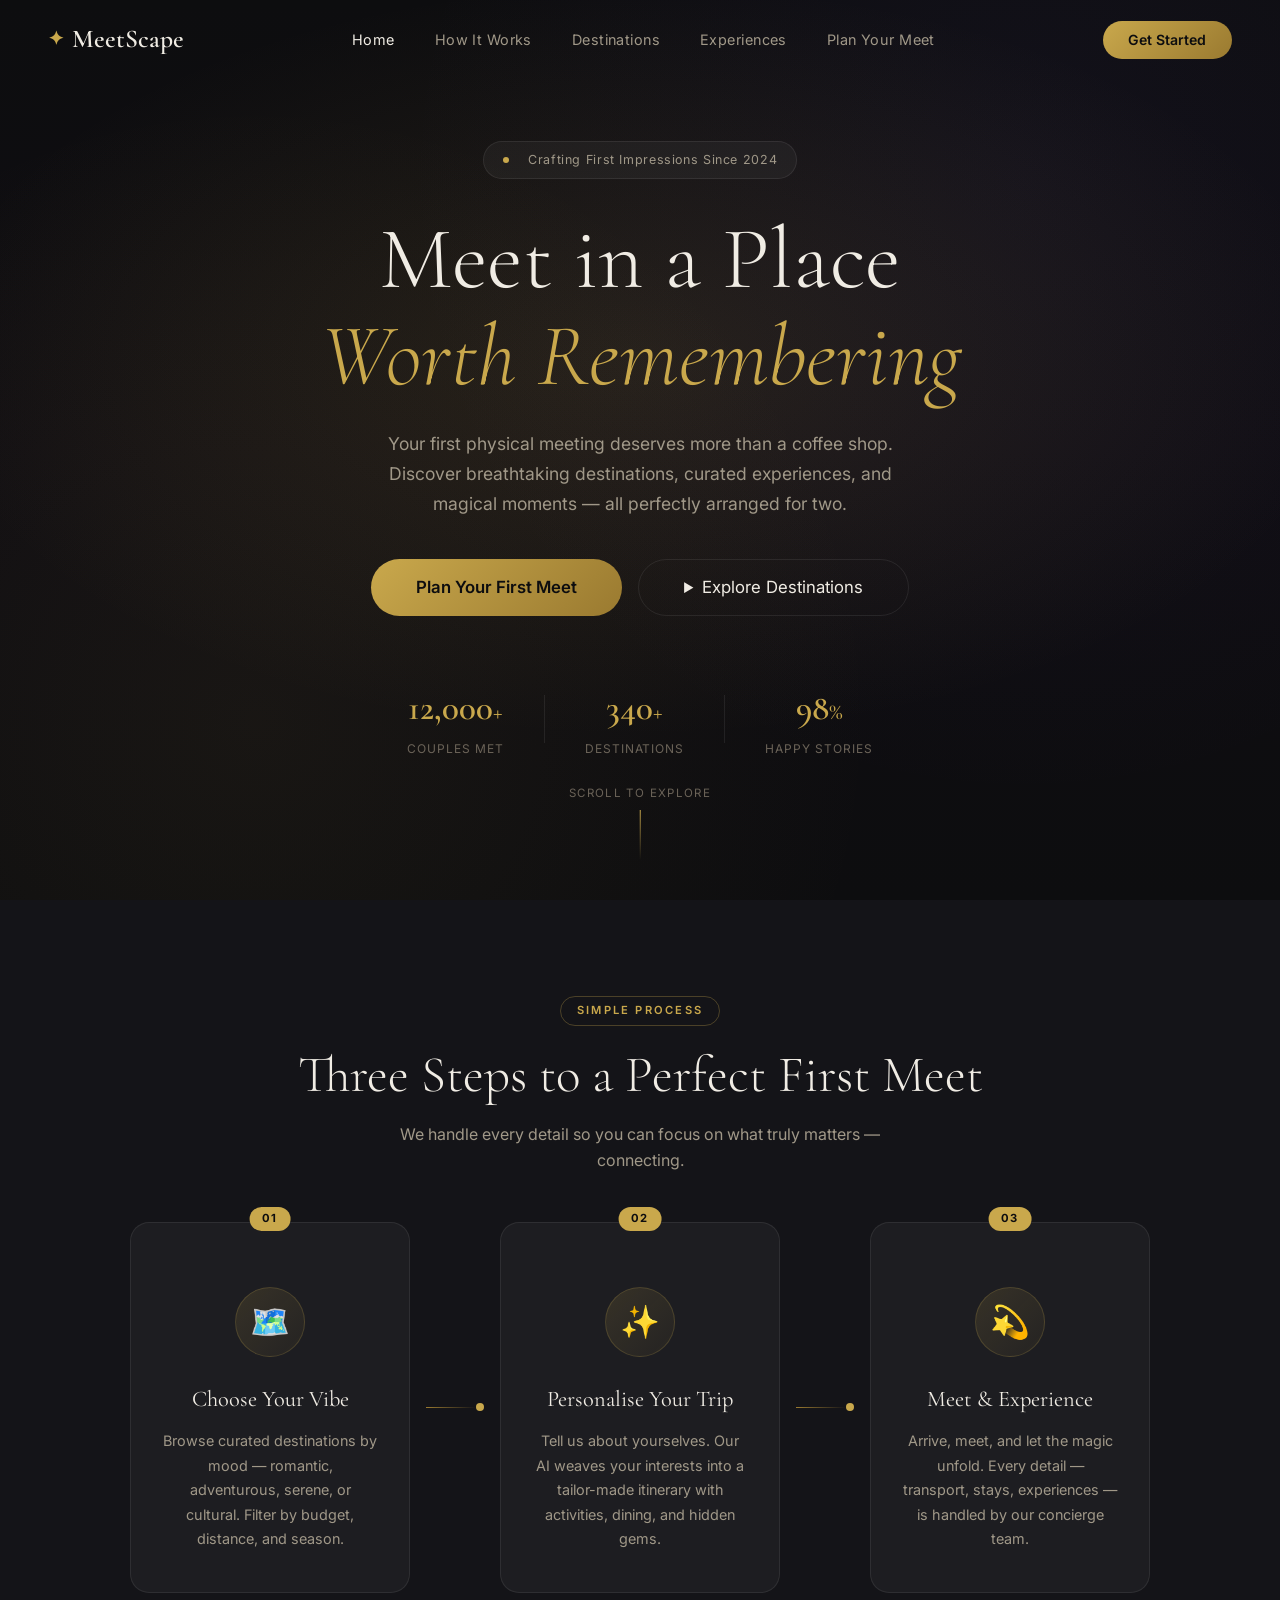
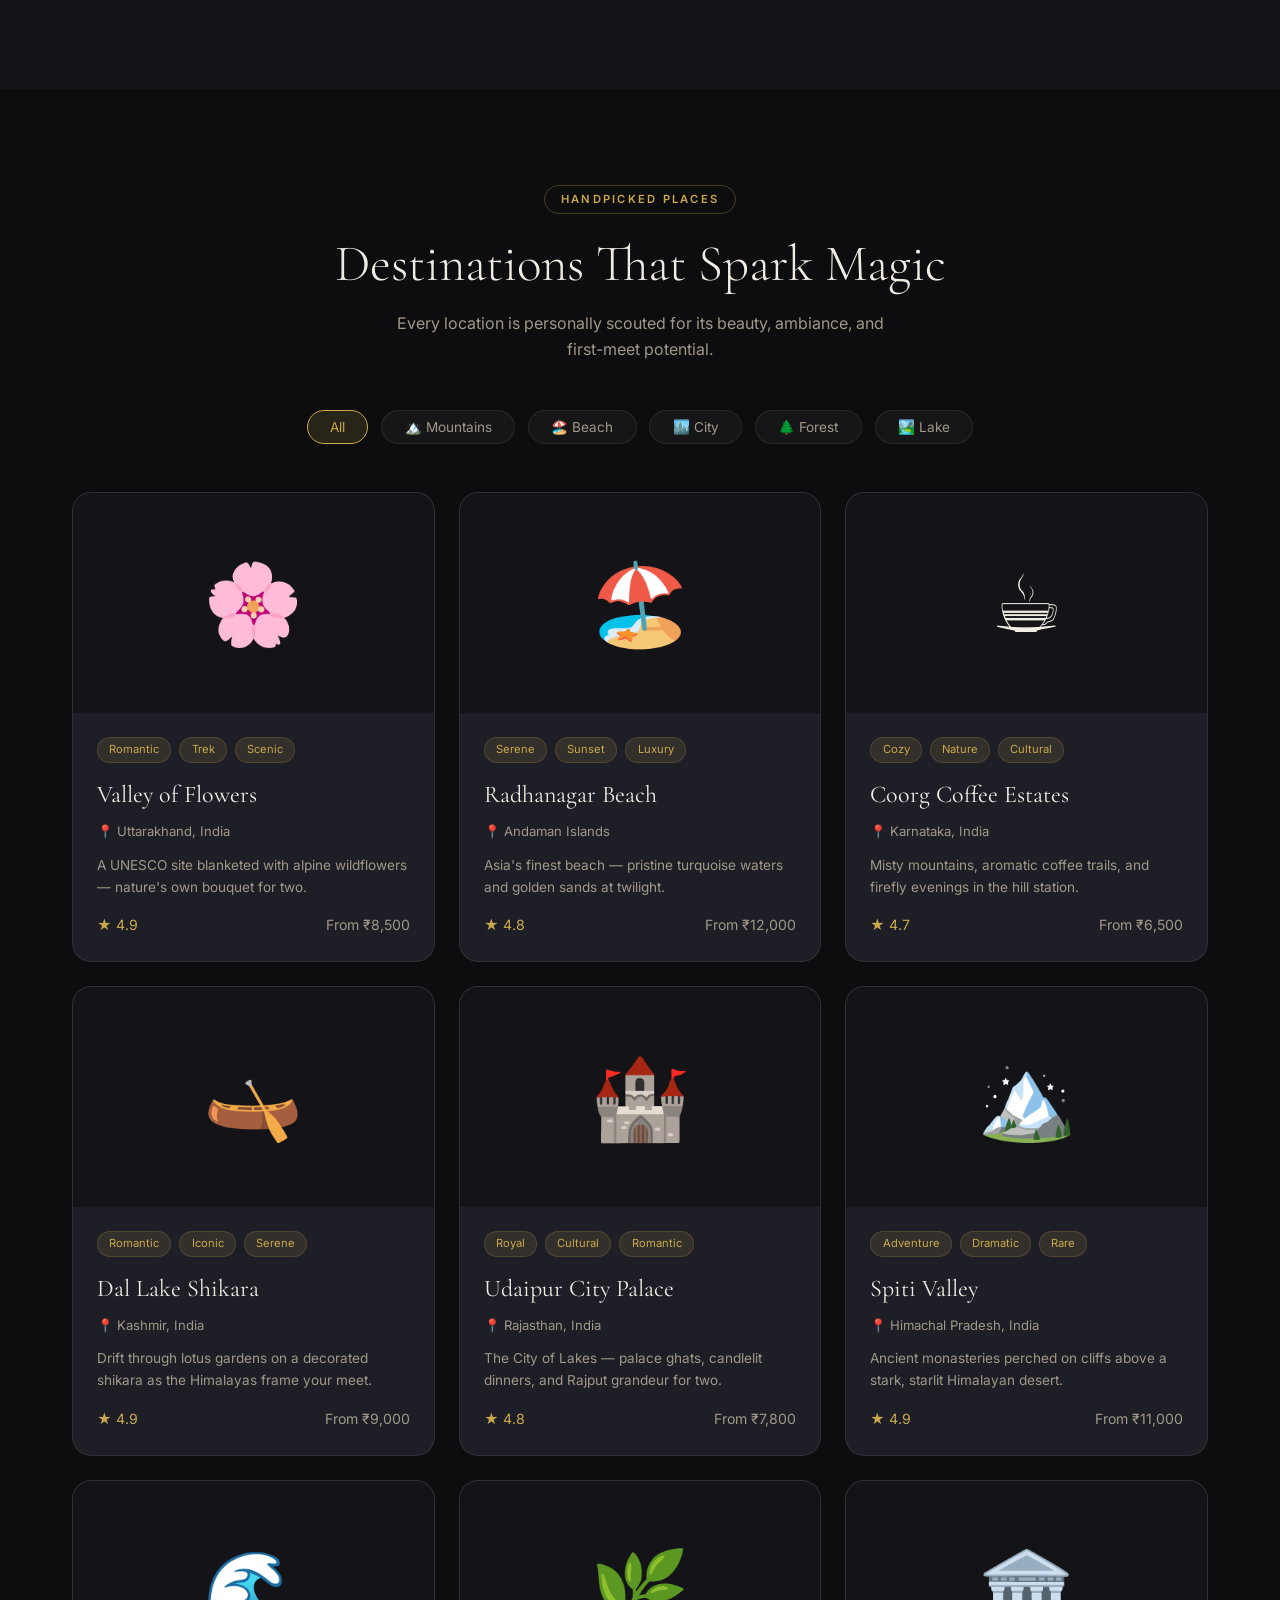
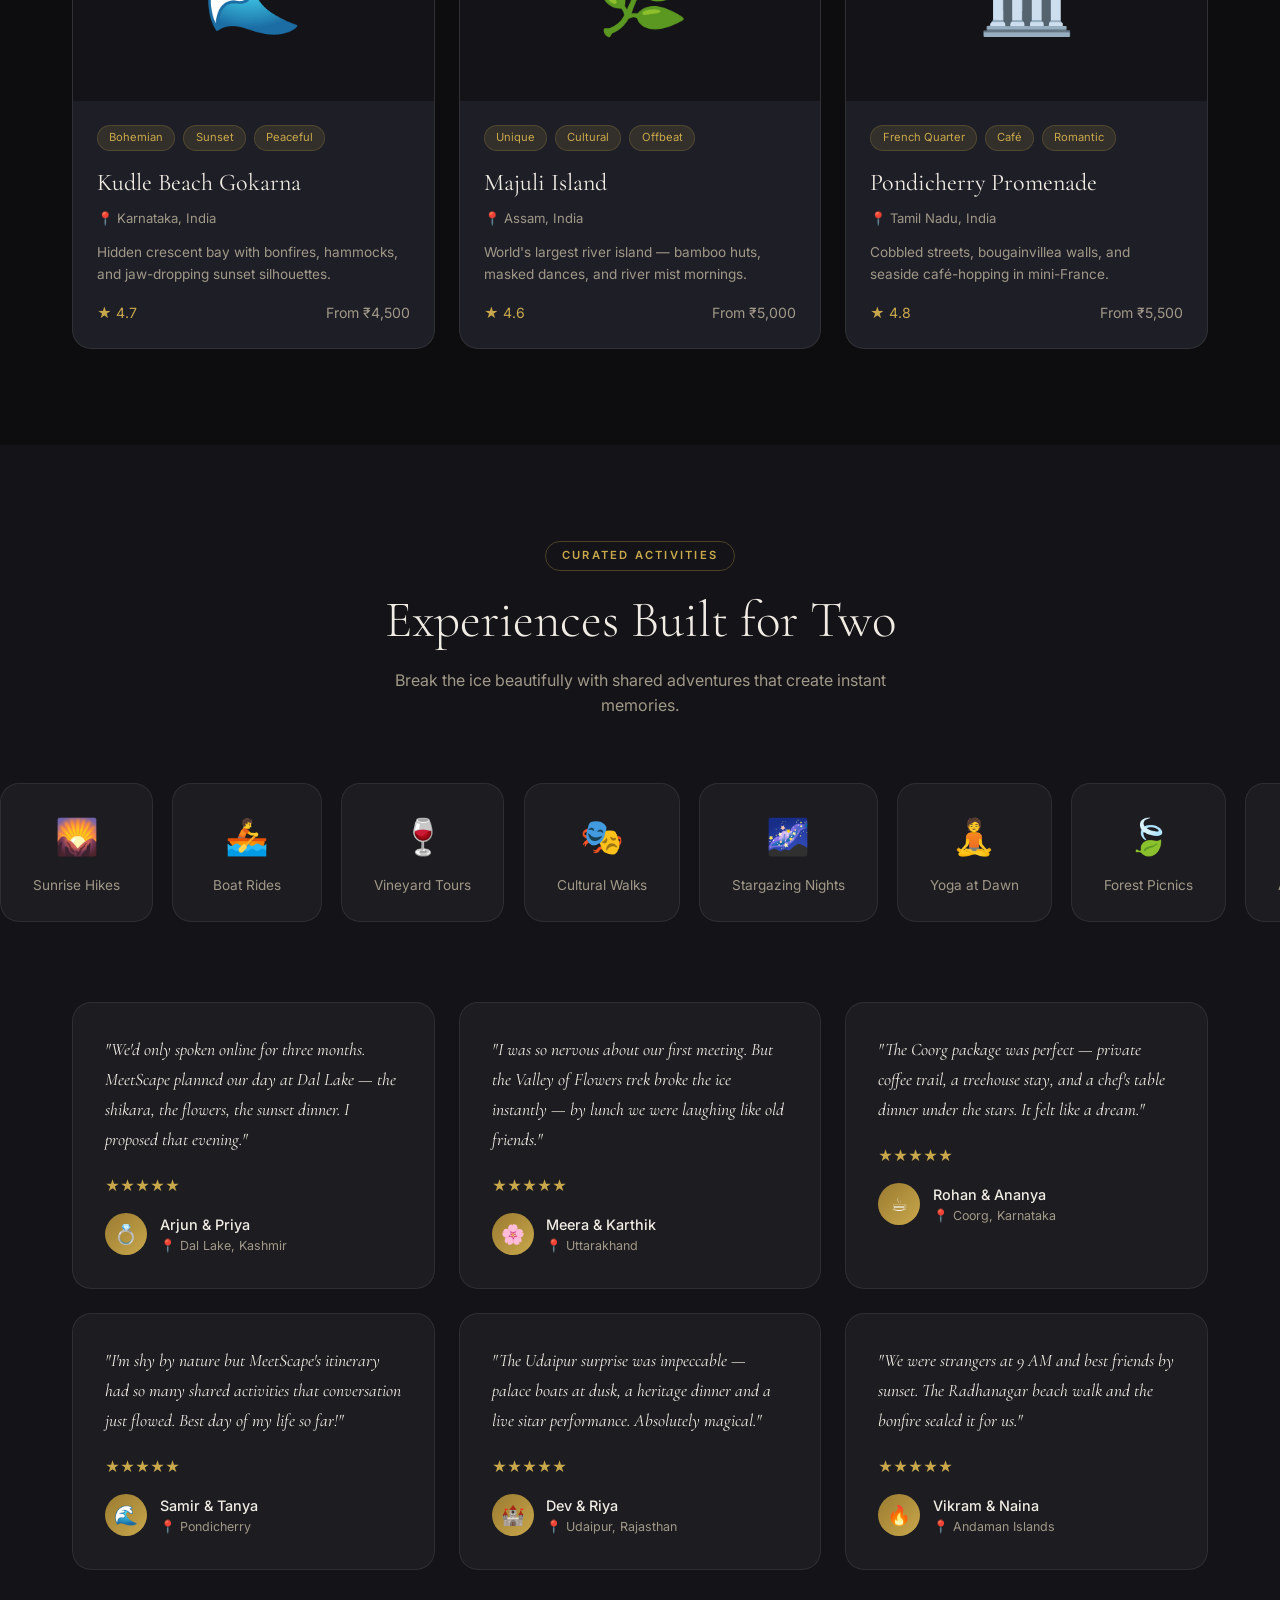
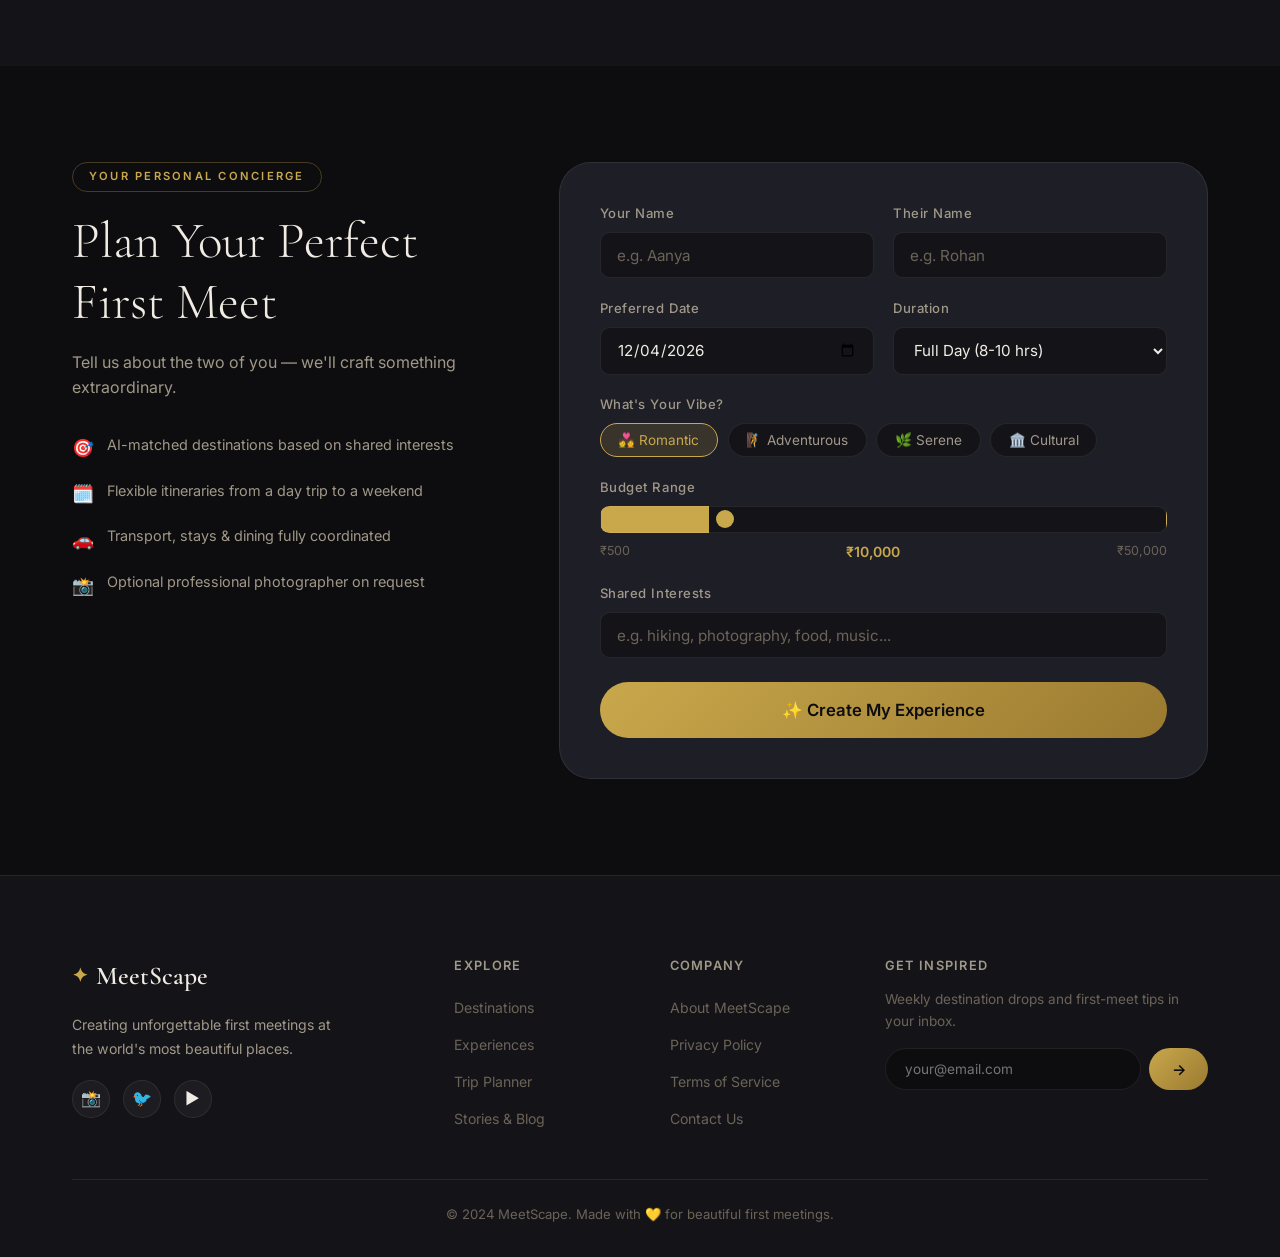
<file: index.html>
<!DOCTYPE html>
<html lang="en">

<head>
  <meta charset="UTF-8" />
  <meta name="viewport" content="width=device-width, initial-scale=1.0" />
  <meta name="description"
    content="MeetScape — Curated beautiful destinations and trips for your first physical meeting. Find the perfect place to meet someone special." />
  <title>MeetScape — First Meets, Unforgettable Places</title>
  <link rel="preconnect" href="https://fonts.googleapis.com" />
  <link rel="preconnect" href="https://fonts.gstatic.com" crossorigin />
  <link
    href="https://fonts.googleapis.com/css2?family=Cormorant+Garamond:ital,wght@0,300;0,400;0,600;1,300;1,400&family=Inter:wght@300;400;500;600&display=swap"
    rel="stylesheet" />
  <link rel="stylesheet" href="style.css" />
</head>

<body>

  <!-- ░░ NAVIGATION ░░ -->
  <nav class="navbar" id="navbar">
    <div class="nav-brand">
      <span class="brand-icon">✦</span>
      <span class="brand-name">MeetScape</span>
    </div>
    <ul class="nav-links" id="nav-links">
      <li><a href="#home" class="nav-link active" id="nav-home">Home</a></li>
      <li><a href="#how-it-works" class="nav-link" id="nav-how">How It Works</a></li>
      <li><a href="#destinations" class="nav-link" id="nav-destinations">Destinations</a></li>
      <li><a href="#experiences" class="nav-link" id="nav-experiences">Experiences</a></li>
      <li><a href="#planner" class="nav-link" id="nav-planner">Plan Your Meet</a></li>
    </ul>
    <button class="btn-primary nav-cta" id="nav-cta-btn">Get Started</button>
    <button class="hamburger" id="hamburger-btn" aria-label="Toggle menu">
      <span></span><span></span><span></span>
    </button>
  </nav>

  <!-- ░░ HERO ░░ -->
  <section class="hero" id="home">
    <div class="hero-bg">
      <div class="hero-particles" id="hero-particles"></div>
      <div class="hero-gradient"></div>
    </div>
    <div class="hero-content">
      <div class="hero-badge">
        <span class="badge-dot"></span>
        <br>
        <span>Crafting First Impressions Since 2024</span>
      </div>
      <h1 class="hero-title">
        Meet in a Place<br />
        <em>Worth Remembering</em>
      </h1>
      <p class="hero-subtitle">
        Your first physical meeting deserves more than a coffee shop.
        Discover breathtaking destinations, curated experiences, and magical moments —
        all perfectly arranged for two.
      </p>
      <div class="hero-actions">
        <button class="btn-primary btn-lg" id="hero-plan-btn">Plan Your First Meet</button>
        <button class="btn-ghost btn-lg" id="hero-explore-btn">
          <span class="play-icon">▶</span> Explore Destinations
        </button>
      </div>
      <div class="hero-stats">
        <div class="stat-item">
          <span class="stat-number" data-target="12000">0</span><span class="stat-suffix">+</span>
          <span class="stat-label">Couples Met</span>
        </div>
        <div class="stat-divider"></div>
        <div class="stat-item">
          <span class="stat-number" data-target="340">0</span><span class="stat-suffix">+</span>
          <span class="stat-label">Destinations</span>
        </div>
        <div class="stat-divider"></div>
        <div class="stat-item">
          <span class="stat-number" data-target="98">0</span><span class="stat-suffix">%</span>
          <span class="stat-label">Happy Stories</span>
        </div>
      </div>
    </div>
    <div class="hero-scroll-indicator" id="scroll-indicator">
      <span>Scroll to explore</span>
      <div class="scroll-line"></div>
    </div>
  </section>

  <!-- ░░ HOW IT WORKS ░░ -->
  <section class="how-it-works section" id="how-it-works">
    <div class="container">
      <div class="section-header">
        <span class="section-tag">Simple Process</span>
        <h2 class="section-title">Three Steps to a Perfect First Meet</h2>
        <p class="section-desc">We handle every detail so you can focus on what truly matters — connecting.</p>
      </div>
      <div class="steps-grid">
        <div class="step-card" data-step="01">
          <div class="step-icon-wrap">
            <div class="step-icon">🗺️</div>
          </div>
          <h3 class="step-title">Choose Your Vibe</h3>
          <p class="step-desc">Browse curated destinations by mood — romantic, adventurous, serene, or cultural. Filter
            by budget, distance, and season.</p>
        </div>
        <div class="step-connector">
          <div class="connector-line"></div>
          <div class="connector-dot"></div>
        </div>
        <div class="step-card" data-step="02">
          <div class="step-icon-wrap">
            <div class="step-icon">✨</div>
          </div>
          <h3 class="step-title">Personalise Your Trip</h3>
          <p class="step-desc">Tell us about yourselves. Our AI weaves your interests into a tailor-made itinerary with
            activities, dining, and hidden gems.</p>
        </div>
        <div class="step-connector">
          <div class="connector-line"></div>
          <div class="connector-dot"></div>
        </div>
        <div class="step-card" data-step="03">
          <div class="step-icon-wrap">
            <div class="step-icon">💫</div>
          </div>
          <h3 class="step-title">Meet & Experience</h3>
          <p class="step-desc">Arrive, meet, and let the magic unfold. Every detail — transport, stays, experiences — is
            handled by our concierge team.</p>
        </div>
      </div>
    </div>
  </section>

  <!-- ░░ DESTINATIONS ░░ -->
  <section class="destinations section" id="destinations">
    <div class="container">
      <div class="section-header">
        <span class="section-tag">Handpicked Places</span>
        <h2 class="section-title">Destinations That Spark Magic</h2>
        <p class="section-desc">Every location is personally scouted for its beauty, ambiance, and first-meet potential.
        </p>
      </div>
      <div class="filter-bar" id="filter-bar">
        <button class="filter-btn active" data-filter="all" id="filter-all">All</button>
        <button class="filter-btn" data-filter="mountains" id="filter-mountains">🏔️ Mountains</button>
        <button class="filter-btn" data-filter="beach" id="filter-beach">🏖️ Beach</button>
        <button class="filter-btn" data-filter="city" id="filter-city">🏙️ City</button>
        <button class="filter-btn" data-filter="forest" id="filter-forest">🌲 Forest</button>
        <button class="filter-btn" data-filter="lake" id="filter-lake">🏞️ Lake</button>
      </div>
      <div class="destinations-grid" id="destinations-grid">
        <!-- Populated by JS -->
      </div>
    </div>
  </section>

  <!-- ░░ EXPERIENCES MARQUEE ░░ -->
  <section class="experiences section" id="experiences">
    <div class="container">
      <div class="section-header">
        <span class="section-tag">Curated Activities</span>
        <h2 class="section-title">Experiences Built for Two</h2>
        <p class="section-desc">Break the ice beautifully with shared adventures that create instant memories.</p>
      </div>
    </div>
    <div class="marquee-wrapper">
      <div class="marquee-track" id="marquee-track">
        <div class="exp-card">
          <div class="exp-emoji">🌄</div><span>Sunrise Hikes</span>
        </div>
        <div class="exp-card">
          <div class="exp-emoji">🚣</div><span>Boat Rides</span>
        </div>
        <div class="exp-card">
          <div class="exp-emoji">🍷</div><span>Vineyard Tours</span>
        </div>
        <div class="exp-card">
          <div class="exp-emoji">🎭</div><span>Cultural Walks</span>
        </div>
        <div class="exp-card">
          <div class="exp-emoji">🌌</div><span>Stargazing Nights</span>
        </div>
        <div class="exp-card">
          <div class="exp-emoji">🧘</div><span>Yoga at Dawn</span>
        </div>
        <div class="exp-card">
          <div class="exp-emoji">🍃</div><span>Forest Picnics</span>
        </div>
        <div class="exp-card">
          <div class="exp-emoji">🎨</div><span>Art Workshops</span>
        </div>
        <div class="exp-card">
          <div class="exp-emoji">🏄</div><span>Water Sports</span>
        </div>
        <div class="exp-card">
          <div class="exp-emoji">🔥</div><span>Bonfire Evenings</span>
        </div>
        <div class="exp-card">
          <div class="exp-emoji">🌄</div><span>Sunrise Hikes</span>
        </div>
        <div class="exp-card">
          <div class="exp-emoji">🚣</div><span>Boat Rides</span>
        </div>
        <div class="exp-card">
          <div class="exp-emoji">🍷</div><span>Vineyard Tours</span>
        </div>
        <div class="exp-card">
          <div class="exp-emoji">🎭</div><span>Cultural Walks</span>
        </div>
        <div class="exp-card">
          <div class="exp-emoji">🌌</div><span>Stargazing Nights</span>
        </div>
        <div class="exp-card">
          <div class="exp-emoji">🧘</div><span>Yoga at Dawn</span>
        </div>
        <div class="exp-card">
          <div class="exp-emoji">🍃</div><span>Forest Picnics</span>
        </div>
        <div class="exp-card">
          <div class="exp-emoji">🎨</div><span>Art Workshops</span>
        </div>
        <div class="exp-card">
          <div class="exp-emoji">🏄</div><span>Water Sports</span>
        </div>
        <div class="exp-card">
          <div class="exp-emoji">🔥</div><span>Bonfire Evenings</span>
        </div>
      </div>
    </div>

    <!-- Testimonials -->
    <div class="container">
      <div class="testimonials-grid" id="testimonials-grid">
        <!-- Populated by JS -->
      </div>
    </div>
  </section>

  <!-- ░░ TRIP PLANNER ░░ -->
  <section class="planner section" id="planner">
    <div class="container">
      <div class="planner-inner">
        <div class="planner-left">
          <span class="section-tag">Your Personal Concierge</span>
          <h2 class="section-title">Plan Your Perfect First Meet</h2>
          <p class="section-desc">Tell us about the two of you — we'll craft something extraordinary.</p>
          <div class="planner-features">
            <div class="pf-item"><span class="pf-icon">🎯</span><span>AI-matched destinations based on shared
                interests</span></div>
            <div class="pf-item"><span class="pf-icon">🗓️</span><span>Flexible itineraries from a day trip to a
                weekend</span></div>
            <div class="pf-item"><span class="pf-icon">🚗</span><span>Transport, stays & dining fully coordinated</span>
            </div>
            <div class="pf-item"><span class="pf-icon">📸</span><span>Optional professional photographer on
                request</span></div>
          </div>
        </div>
        <div class="planner-right">
          <form class="planner-form" id="planner-form" novalidate>
            <div class="form-grid">
              <div class="form-group">
                <label for="person1-name">Your Name</label>
                <input type="text" id="person1-name" name="person1" placeholder="e.g. Aanya" autocomplete="given-name"
                  required />
              </div>
              <div class="form-group">
                <label for="person2-name">Their Name</label>
                <input type="text" id="person2-name" name="person2" placeholder="e.g. Rohan" autocomplete="off"
                  required />
              </div>
              <div class="form-group">
                <label for="meet-date">Preferred Date</label>
                <input type="date" id="meet-date" name="meet_date" required />
              </div>
              <div class="form-group">
                <label for="meet-duration">Duration</label>
                <select id="meet-duration" name="duration">
                  <option value="halfday">Half Day (4-5 hrs)</option>
                  <option value="fullday" selected>Full Day (8-10 hrs)</option>
                  <option value="weekend">Weekend Getaway</option>
                  <option value="extended">Extended Trip (3-5 Days)</option>
                </select>
              </div>
              <div class="form-group form-group--full">
                <label for="meet-vibe">What's Your Vibe?</label>
                <div class="vibe-selector" id="vibe-selector">
                  <button type="button" class="vibe-btn active" data-vibe="romantic" id="vibe-romantic">💑
                    Romantic</button>
                  <button type="button" class="vibe-btn" data-vibe="adventure" id="vibe-adventure">🧗
                    Adventurous</button>
                  <button type="button" class="vibe-btn" data-vibe="serene" id="vibe-serene">🌿 Serene</button>
                  <button type="button" class="vibe-btn" data-vibe="cultural" id="vibe-cultural">🏛️ Cultural</button>
                </div>
                <input type="hidden" id="meet-vibe" name="vibe" value="romantic" />
              </div>
              <div class="form-group form-group--full">
                <label for="budget-range">Budget Range</label>
                <div class="budget-slider-wrap">
                  <input type="range" id="budget-range" name="budget" min="500" max="50000" step="500" value="10000"
                    class="budget-slider" />
                  <div class="budget-display">
                    <span>₹500</span>
                    <span class="budget-value" id="budget-value">₹10,000</span>
                    <span>₹50,000</span>
                  </div>
                </div>
              </div>
              <div class="form-group form-group--full">
                <label for="interests">Shared Interests</label>
                <input type="text" id="interests" name="interests"
                  placeholder="e.g. hiking, photography, food, music..." />
              </div>
            </div>
            <button type="submit" class="btn-primary btn-lg btn-full" id="plan-submit-btn">
              <span class="btn-text">✨ Create My Experience</span>
              <span class="btn-loader" id="btn-loader"></span>
            </button>
          </form>
        </div>
      </div>
    </div>
  </section>

  <!-- ░░ RESULT MODAL ░░ -->
  <div class="modal-overlay" id="result-modal" aria-modal="true" role="dialog" aria-labelledby="modal-title">
    <div class="modal-card">
      <button class="modal-close" id="modal-close-btn" aria-label="Close">✕</button>
      <div class="modal-header">
        <div class="modal-emoji">✨</div>
        <h2 class="modal-title" id="modal-title">Your MeetScape is Ready!</h2>
        <p class="modal-subtitle" id="modal-subtitle"></p>
      </div>
      <div class="modal-body" id="modal-body"></div>
      <div class="modal-actions">
        <button class="btn-primary" id="modal-save-btn">💾 Save Itinerary</button>
        <button class="btn-ghost" id="modal-share-btn">🔗 Share</button>
      </div>
    </div>
  </div>

  <!-- ░░ TOAST ░░ -->
  <div class="toast" id="toast"></div>

  <!-- ░░ FOOTER ░░ -->
  <footer class="footer">
    <div class="container">
      <div class="footer-grid">
        <div class="footer-brand">
          <div class="nav-brand">
            <span class="brand-icon">✦</span>
            <span class="brand-name">MeetScape</span>
          </div>
          <p>Creating unforgettable first meetings at the world's most beautiful places.</p>
          <div class="footer-social">
            <a href="#" class="social-btn" id="social-instagram" aria-label="Instagram">📸</a>
            <a href="#" class="social-btn" id="social-twitter" aria-label="Twitter">🐦</a>
            <a href="#" class="social-btn" id="social-youtube" aria-label="YouTube">▶️</a>
          </div>
        </div>
        <div class="footer-links">
          <h4>Explore</h4>
          <ul>
            <li><a href="#destinations" id="footer-destinations">Destinations</a></li>
            <li><a href="#experiences" id="footer-experiences">Experiences</a></li>
            <li><a href="#planner" id="footer-planner">Trip Planner</a></li>
            <li><a href="#" id="footer-blog">Stories & Blog</a></li>
          </ul>
        </div>
        <div class="footer-links">
          <h4>Company</h4>
          <ul>
            <li><a href="#" id="footer-about">About MeetScape</a></li>
            <li><a href="#" id="footer-privacy">Privacy Policy</a></li>
            <li><a href="#" id="footer-terms">Terms of Service</a></li>
            <li><a href="#" id="footer-contact">Contact Us</a></li>
          </ul>
        </div>
        <div class="footer-newsletter">
          <h4>Get Inspired</h4>
          <p>Weekly destination drops and first-meet tips in your inbox.</p>
          <div class="newsletter-form">
            <input type="email" id="newsletter-email" placeholder="your@email.com" />
            <button class="btn-primary" id="newsletter-btn">→</button>
          </div>
        </div>
      </div>
      <div class="footer-bottom">
        <p>© 2024 MeetScape. Made with 💛 for beautiful first meetings.</p>
      </div>
    </div>
  </footer>

  <script src="logic.js"></script>
</body>

</html>
</file>
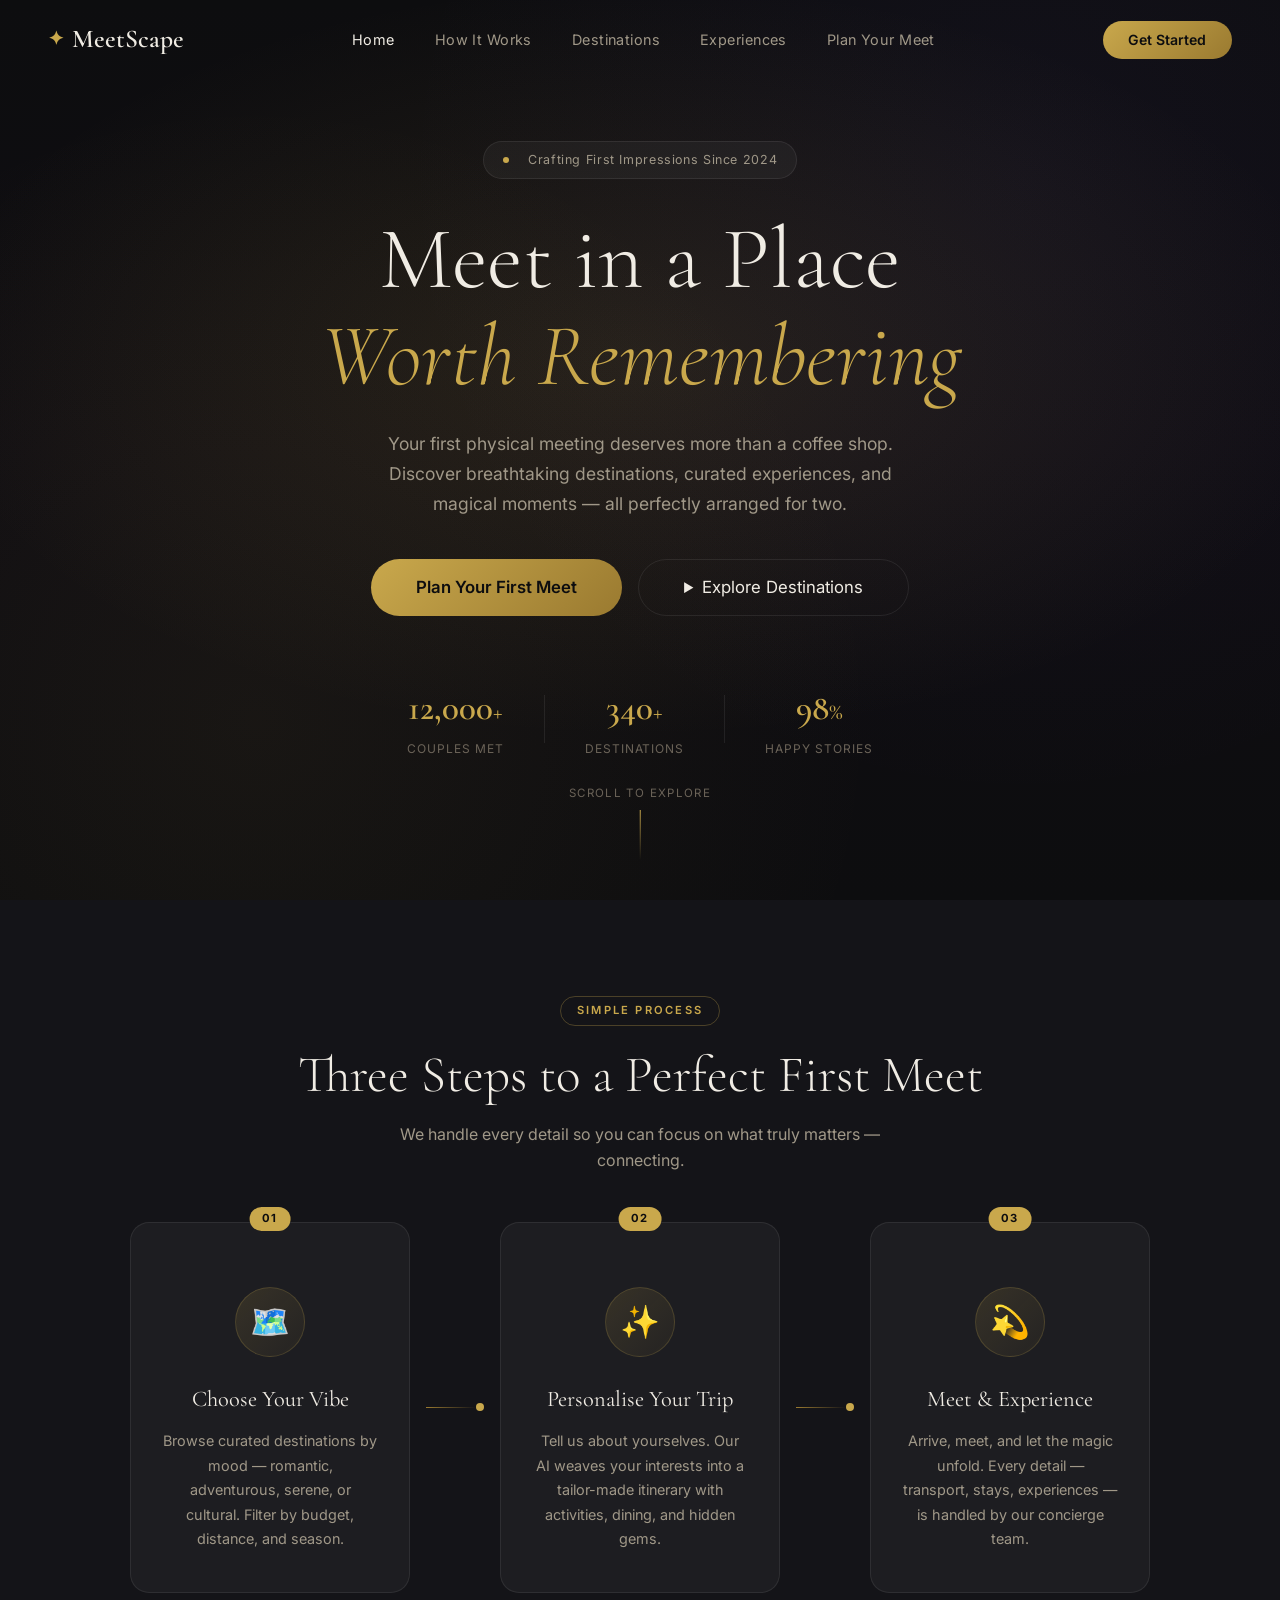
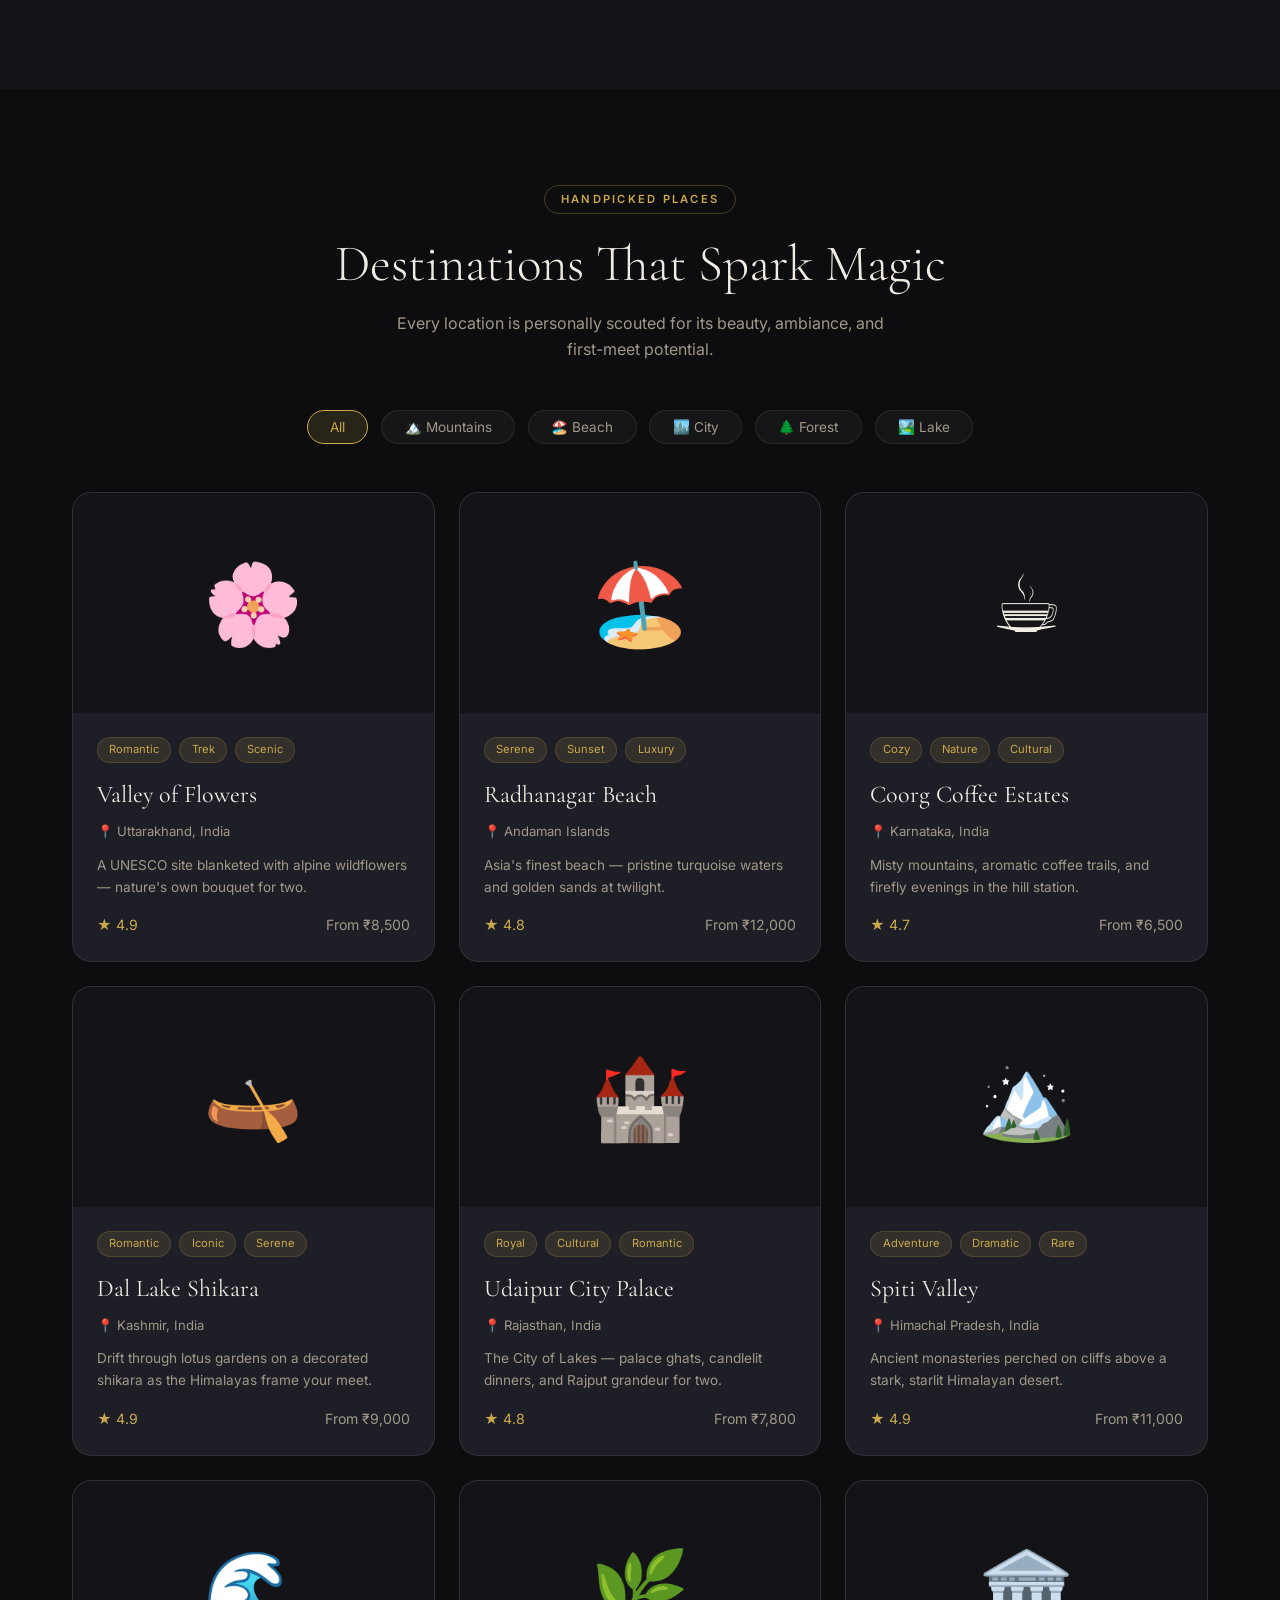
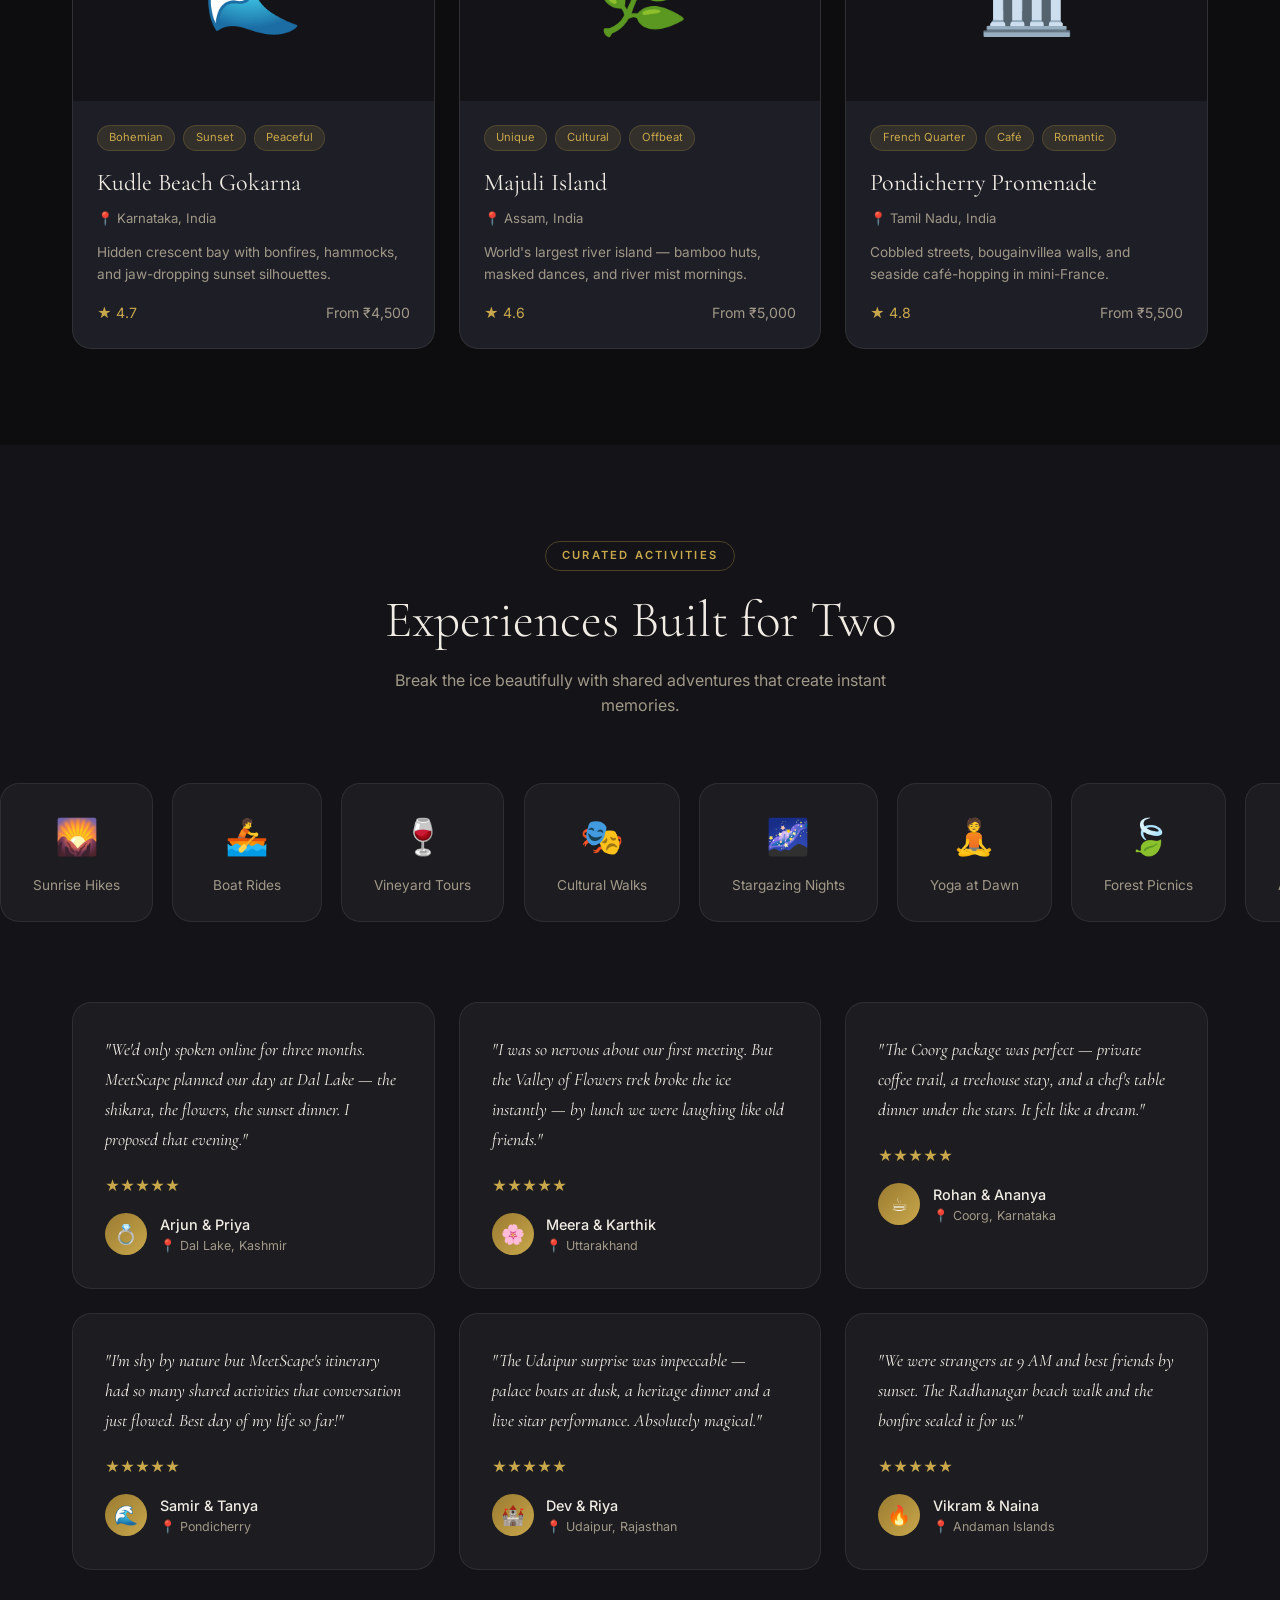
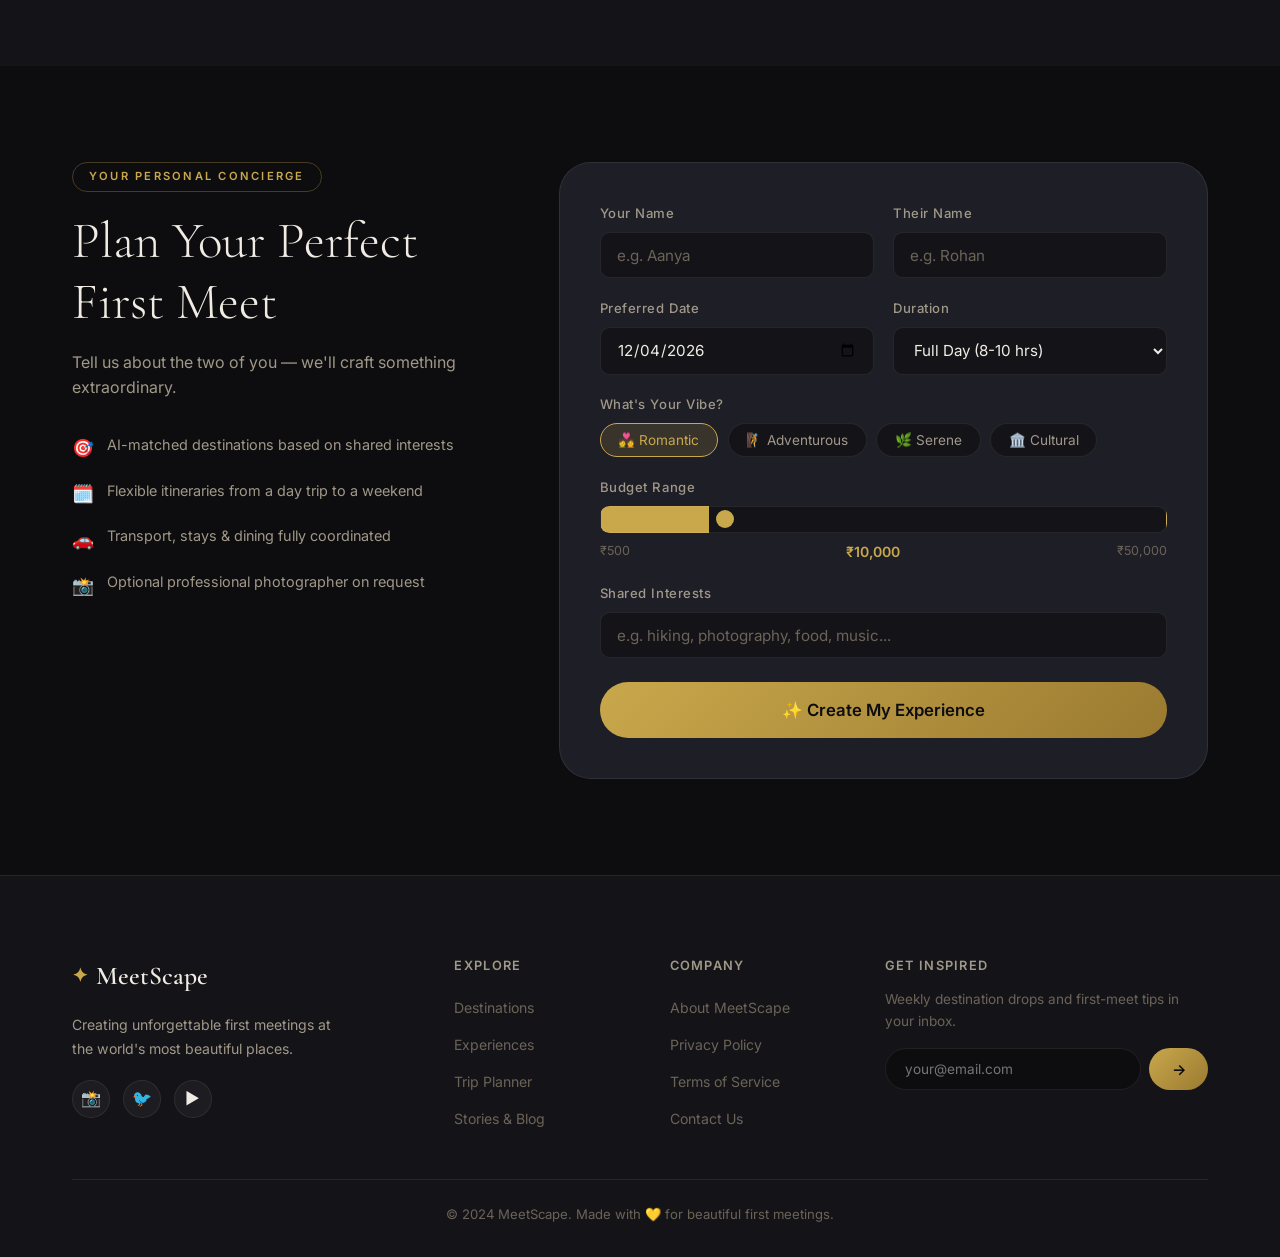
<file: PeE.html>
<!DOCTYPE html>
<html lang="en">

<head>
  <meta charset="UTF-8" />
  <meta name="viewport" content="width=device-width, initial-scale=1.0" />
  <meta name="description"
    content="MeetScape — Curated beautiful destinations and trips for your first physical meeting. Find the perfect place to meet someone special." />
  <title>MeetScape — First Meets, Unforgettable Places</title>
  <link rel="preconnect" href="https://fonts.googleapis.com" />
  <link rel="preconnect" href="https://fonts.gstatic.com" crossorigin />
  <link
    href="https://fonts.googleapis.com/css2?family=Cormorant+Garamond:ital,wght@0,300;0,400;0,600;1,300;1,400&family=Inter:wght@300;400;500;600&display=swap"
    rel="stylesheet" />
  <link rel="stylesheet" href="PeE.css" />
</head>

<body>

  <!-- ░░ NAVIGATION ░░ -->
  <nav class="navbar" id="navbar">
    <div class="nav-brand">
      <span class="brand-icon">✦</span>
      <span class="brand-name">MeetScape</span>
    </div>
    <ul class="nav-links" id="nav-links">
      <li><a href="#home" class="nav-link active" id="nav-home">Home</a></li>
      <li><a href="#how-it-works" class="nav-link" id="nav-how">How It Works</a></li>
      <li><a href="#destinations" class="nav-link" id="nav-destinations">Destinations</a></li>
      <li><a href="#experiences" class="nav-link" id="nav-experiences">Experiences</a></li>
      <li><a href="#planner" class="nav-link" id="nav-planner">Plan Your Meet</a></li>
    </ul>
    <button class="btn-primary nav-cta" id="nav-cta-btn">Get Started</button>
    <button class="hamburger" id="hamburger-btn" aria-label="Toggle menu">
      <span></span><span></span><span></span>
    </button>
  </nav>

  <!-- ░░ HERO ░░ -->
  <section class="hero" id="home">
    <div class="hero-bg">
      <div class="hero-particles" id="hero-particles"></div>
      <div class="hero-gradient"></div>
    </div>
    <div class="hero-content">
      <div class="hero-badge">
        <span class="badge-dot"></span>
        <br>
        <span>Crafting First Impressions Since 2024</span>
      </div>
      <h1 class="hero-title">
        Meet in a Place<br />
        <em>Worth Remembering</em>
      </h1>
      <p class="hero-subtitle">
        Your first physical meeting deserves more than a coffee shop.
        Discover breathtaking destinations, curated experiences, and magical moments —
        all perfectly arranged for two.
      </p>
      <div class="hero-actions">
        <button class="btn-primary btn-lg" id="hero-plan-btn">Plan Your First Meet</button>
        <button class="btn-ghost btn-lg" id="hero-explore-btn">
          <span class="play-icon">▶</span> Explore Destinations
        </button>
      </div>
      <div class="hero-stats">
        <div class="stat-item">
          <span class="stat-number" data-target="12000">0</span><span class="stat-suffix">+</span>
          <span class="stat-label">Couples Met</span>
        </div>
        <div class="stat-divider"></div>
        <div class="stat-item">
          <span class="stat-number" data-target="340">0</span><span class="stat-suffix">+</span>
          <span class="stat-label">Destinations</span>
        </div>
        <div class="stat-divider"></div>
        <div class="stat-item">
          <span class="stat-number" data-target="98">0</span><span class="stat-suffix">%</span>
          <span class="stat-label">Happy Stories</span>
        </div>
      </div>
    </div>
    <div class="hero-scroll-indicator" id="scroll-indicator">
      <span>Scroll to explore</span>
      <div class="scroll-line"></div>
    </div>
  </section>

  <!-- ░░ HOW IT WORKS ░░ -->
  <section class="how-it-works section" id="how-it-works">
    <div class="container">
      <div class="section-header">
        <span class="section-tag">Simple Process</span>
        <h2 class="section-title">Three Steps to a Perfect First Meet</h2>
        <p class="section-desc">We handle every detail so you can focus on what truly matters — connecting.</p>
      </div>
      <div class="steps-grid">
        <div class="step-card" data-step="01">
          <div class="step-icon-wrap">
            <div class="step-icon">🗺️</div>
          </div>
          <h3 class="step-title">Choose Your Vibe</h3>
          <p class="step-desc">Browse curated destinations by mood — romantic, adventurous, serene, or cultural. Filter
            by budget, distance, and season.</p>
        </div>
        <div class="step-connector">
          <div class="connector-line"></div>
          <div class="connector-dot"></div>
        </div>
        <div class="step-card" data-step="02">
          <div class="step-icon-wrap">
            <div class="step-icon">✨</div>
          </div>
          <h3 class="step-title">Personalise Your Trip</h3>
          <p class="step-desc">Tell us about yourselves. Our AI weaves your interests into a tailor-made itinerary with
            activities, dining, and hidden gems.</p>
        </div>
        <div class="step-connector">
          <div class="connector-line"></div>
          <div class="connector-dot"></div>
        </div>
        <div class="step-card" data-step="03">
          <div class="step-icon-wrap">
            <div class="step-icon">💫</div>
          </div>
          <h3 class="step-title">Meet & Experience</h3>
          <p class="step-desc">Arrive, meet, and let the magic unfold. Every detail — transport, stays, experiences — is
            handled by our concierge team.</p>
        </div>
      </div>
    </div>
  </section>

  <!-- ░░ DESTINATIONS ░░ -->
  <section class="destinations section" id="destinations">
    <div class="container">
      <div class="section-header">
        <span class="section-tag">Handpicked Places</span>
        <h2 class="section-title">Destinations That Spark Magic</h2>
        <p class="section-desc">Every location is personally scouted for its beauty, ambiance, and first-meet potential.
        </p>
      </div>
      <div class="filter-bar" id="filter-bar">
        <button class="filter-btn active" data-filter="all" id="filter-all">All</button>
        <button class="filter-btn" data-filter="mountains" id="filter-mountains">🏔️ Mountains</button>
        <button class="filter-btn" data-filter="beach" id="filter-beach">🏖️ Beach</button>
        <button class="filter-btn" data-filter="city" id="filter-city">🏙️ City</button>
        <button class="filter-btn" data-filter="forest" id="filter-forest">🌲 Forest</button>
        <button class="filter-btn" data-filter="lake" id="filter-lake">🏞️ Lake</button>
      </div>
      <div class="destinations-grid" id="destinations-grid">
        <!-- Populated by JS -->
      </div>
    </div>
  </section>

  <!-- ░░ EXPERIENCES MARQUEE ░░ -->
  <section class="experiences section" id="experiences">
    <div class="container">
      <div class="section-header">
        <span class="section-tag">Curated Activities</span>
        <h2 class="section-title">Experiences Built for Two</h2>
        <p class="section-desc">Break the ice beautifully with shared adventures that create instant memories.</p>
      </div>
    </div>
    <div class="marquee-wrapper">
      <div class="marquee-track" id="marquee-track">
        <div class="exp-card">
          <div class="exp-emoji">🌄</div><span>Sunrise Hikes</span>
        </div>
        <div class="exp-card">
          <div class="exp-emoji">🚣</div><span>Boat Rides</span>
        </div>
        <div class="exp-card">
          <div class="exp-emoji">🍷</div><span>Vineyard Tours</span>
        </div>
        <div class="exp-card">
          <div class="exp-emoji">🎭</div><span>Cultural Walks</span>
        </div>
        <div class="exp-card">
          <div class="exp-emoji">🌌</div><span>Stargazing Nights</span>
        </div>
        <div class="exp-card">
          <div class="exp-emoji">🧘</div><span>Yoga at Dawn</span>
        </div>
        <div class="exp-card">
          <div class="exp-emoji">🍃</div><span>Forest Picnics</span>
        </div>
        <div class="exp-card">
          <div class="exp-emoji">🎨</div><span>Art Workshops</span>
        </div>
        <div class="exp-card">
          <div class="exp-emoji">🏄</div><span>Water Sports</span>
        </div>
        <div class="exp-card">
          <div class="exp-emoji">🔥</div><span>Bonfire Evenings</span>
        </div>
        <div class="exp-card">
          <div class="exp-emoji">🌄</div><span>Sunrise Hikes</span>
        </div>
        <div class="exp-card">
          <div class="exp-emoji">🚣</div><span>Boat Rides</span>
        </div>
        <div class="exp-card">
          <div class="exp-emoji">🍷</div><span>Vineyard Tours</span>
        </div>
        <div class="exp-card">
          <div class="exp-emoji">🎭</div><span>Cultural Walks</span>
        </div>
        <div class="exp-card">
          <div class="exp-emoji">🌌</div><span>Stargazing Nights</span>
        </div>
        <div class="exp-card">
          <div class="exp-emoji">🧘</div><span>Yoga at Dawn</span>
        </div>
        <div class="exp-card">
          <div class="exp-emoji">🍃</div><span>Forest Picnics</span>
        </div>
        <div class="exp-card">
          <div class="exp-emoji">🎨</div><span>Art Workshops</span>
        </div>
        <div class="exp-card">
          <div class="exp-emoji">🏄</div><span>Water Sports</span>
        </div>
        <div class="exp-card">
          <div class="exp-emoji">🔥</div><span>Bonfire Evenings</span>
        </div>
      </div>
    </div>

    <!-- Testimonials -->
    <div class="container">
      <div class="testimonials-grid" id="testimonials-grid">
        <!-- Populated by JS -->
      </div>
    </div>
  </section>

  <!-- ░░ TRIP PLANNER ░░ -->
  <section class="planner section" id="planner">
    <div class="container">
      <div class="planner-inner">
        <div class="planner-left">
          <span class="section-tag">Your Personal Concierge</span>
          <h2 class="section-title">Plan Your Perfect First Meet</h2>
          <p class="section-desc">Tell us about the two of you — we'll craft something extraordinary.</p>
          <div class="planner-features">
            <div class="pf-item"><span class="pf-icon">🎯</span><span>AI-matched destinations based on shared
                interests</span></div>
            <div class="pf-item"><span class="pf-icon">🗓️</span><span>Flexible itineraries from a day trip to a
                weekend</span></div>
            <div class="pf-item"><span class="pf-icon">🚗</span><span>Transport, stays & dining fully coordinated</span>
            </div>
            <div class="pf-item"><span class="pf-icon">📸</span><span>Optional professional photographer on
                request</span></div>
          </div>
        </div>
        <div class="planner-right">
          <form class="planner-form" id="planner-form" novalidate>
            <div class="form-grid">
              <div class="form-group">
                <label for="person1-name">Your Name</label>
                <input type="text" id="person1-name" name="person1" placeholder="e.g. Aanya" autocomplete="given-name"
                  required />
              </div>
              <div class="form-group">
                <label for="person2-name">Their Name</label>
                <input type="text" id="person2-name" name="person2" placeholder="e.g. Rohan" autocomplete="off"
                  required />
              </div>
              <div class="form-group">
                <label for="meet-date">Preferred Date</label>
                <input type="date" id="meet-date" name="meet_date" required />
              </div>
              <div class="form-group">
                <label for="meet-duration">Duration</label>
                <select id="meet-duration" name="duration">
                  <option value="halfday">Half Day (4-5 hrs)</option>
                  <option value="fullday" selected>Full Day (8-10 hrs)</option>
                  <option value="weekend">Weekend Getaway</option>
                  <option value="extended">Extended Trip (3-5 Days)</option>
                </select>
              </div>
              <div class="form-group form-group--full">
                <label for="meet-vibe">What's Your Vibe?</label>
                <div class="vibe-selector" id="vibe-selector">
                  <button type="button" class="vibe-btn active" data-vibe="romantic" id="vibe-romantic">💑
                    Romantic</button>
                  <button type="button" class="vibe-btn" data-vibe="adventure" id="vibe-adventure">🧗
                    Adventurous</button>
                  <button type="button" class="vibe-btn" data-vibe="serene" id="vibe-serene">🌿 Serene</button>
                  <button type="button" class="vibe-btn" data-vibe="cultural" id="vibe-cultural">🏛️ Cultural</button>
                </div>
                <input type="hidden" id="meet-vibe" name="vibe" value="romantic" />
              </div>
              <div class="form-group form-group--full">
                <label for="budget-range">Budget Range</label>
                <div class="budget-slider-wrap">
                  <input type="range" id="budget-range" name="budget" min="500" max="50000" step="500" value="10000"
                    class="budget-slider" />
                  <div class="budget-display">
                    <span>₹500</span>
                    <span class="budget-value" id="budget-value">₹10,000</span>
                    <span>₹50,000</span>
                  </div>
                </div>
              </div>
              <div class="form-group form-group--full">
                <label for="interests">Shared Interests</label>
                <input type="text" id="interests" name="interests"
                  placeholder="e.g. hiking, photography, food, music..." />
              </div>
            </div>
            <button type="submit" class="btn-primary btn-lg btn-full" id="plan-submit-btn">
              <span class="btn-text">✨ Create My Experience</span>
              <span class="btn-loader" id="btn-loader"></span>
            </button>
          </form>
        </div>
      </div>
    </div>
  </section>

  <!-- ░░ RESULT MODAL ░░ -->
  <div class="modal-overlay" id="result-modal" aria-modal="true" role="dialog" aria-labelledby="modal-title">
    <div class="modal-card">
      <button class="modal-close" id="modal-close-btn" aria-label="Close">✕</button>
      <div class="modal-header">
        <div class="modal-emoji">✨</div>
        <h2 class="modal-title" id="modal-title">Your MeetScape is Ready!</h2>
        <p class="modal-subtitle" id="modal-subtitle"></p>
      </div>
      <div class="modal-body" id="modal-body"></div>
      <div class="modal-actions">
        <button class="btn-primary" id="modal-save-btn">💾 Save Itinerary</button>
        <button class="btn-ghost" id="modal-share-btn">🔗 Share</button>
      </div>
    </div>
  </div>

  <!-- ░░ TOAST ░░ -->
  <div class="toast" id="toast"></div>

  <!-- ░░ FOOTER ░░ -->
  <footer class="footer">
    <div class="container">
      <div class="footer-grid">
        <div class="footer-brand">
          <div class="nav-brand">
            <span class="brand-icon">✦</span>
            <span class="brand-name">MeetScape</span>
          </div>
          <p>Creating unforgettable first meetings at the world's most beautiful places.</p>
          <div class="footer-social">
            <a href="#" class="social-btn" id="social-instagram" aria-label="Instagram">📸</a>
            <a href="#" class="social-btn" id="social-twitter" aria-label="Twitter">🐦</a>
            <a href="#" class="social-btn" id="social-youtube" aria-label="YouTube">▶️</a>
          </div>
        </div>
        <div class="footer-links">
          <h4>Explore</h4>
          <ul>
            <li><a href="#destinations" id="footer-destinations">Destinations</a></li>
            <li><a href="#experiences" id="footer-experiences">Experiences</a></li>
            <li><a href="#planner" id="footer-planner">Trip Planner</a></li>
            <li><a href="#" id="footer-blog">Stories & Blog</a></li>
          </ul>
        </div>
        <div class="footer-links">
          <h4>Company</h4>
          <ul>
            <li><a href="#" id="footer-about">About MeetScape</a></li>
            <li><a href="#" id="footer-privacy">Privacy Policy</a></li>
            <li><a href="#" id="footer-terms">Terms of Service</a></li>
            <li><a href="#" id="footer-contact">Contact Us</a></li>
          </ul>
        </div>
        <div class="footer-newsletter">
          <h4>Get Inspired</h4>
          <p>Weekly destination drops and first-meet tips in your inbox.</p>
          <div class="newsletter-form">
            <input type="email" id="newsletter-email" placeholder="your@email.com" />
            <button class="btn-primary" id="newsletter-btn">→</button>
          </div>
        </div>
      </div>
      <div class="footer-bottom">
        <p>© 2024 MeetScape. Made with 💛 for beautiful first meetings.</p>
      </div>
    </div>
  </footer>

  <script src="PeE.js"></script>
</body>

</html>
</file>
<file: style.css>
/* ===== RESET & BASE ===== */
*, *::before, *::after { box-sizing: border-box; margin: 0; padding: 0; }
:root {
  --gold: #c9a84c; --gold-light: #f0d080; --gold-dark: #9a7a30;
  --dark: #0d0d0f; --dark-2: #141418; --dark-3: #1e1e26;
  --text: #f0ece4; --text-muted: #a09888; --text-dim: #6b6358;
  --glass: rgba(255,255,255,0.04); --glass-border: rgba(255,255,255,0.08);
  --radius: 1.2rem; --radius-sm: 0.6rem; --radius-lg: 2rem;
  --shadow: 0 20px 60px rgba(0,0,0,0.5);
  --font-serif: 'Cormorant Garamond', Georgia, serif;
  --font-sans: 'Inter', system-ui, sans-serif;
  --transition: 0.35s cubic-bezier(0.4,0,0.2,1);
}
html { scroll-behavior: smooth; }
body { background: var(--dark); color: var(--text); font-family: var(--font-sans); font-size: 16px; line-height: 1.6; overflow-x: hidden; }
a { color: inherit; text-decoration: none; }
img { max-width: 100%; display: block; }
button { cursor: pointer; border: none; background: none; font-family: inherit; }
input, select, textarea { font-family: inherit; }

/* ===== SCROLLBAR ===== */
::-webkit-scrollbar { width: 6px; }
::-webkit-scrollbar-track { background: var(--dark); }
::-webkit-scrollbar-thumb { background: var(--gold-dark); border-radius: 3px; }

/* ===== TYPOGRAPHY ===== */
.section-title { font-family: var(--font-serif); font-size: clamp(2rem,4vw,3.5rem); font-weight: 300; line-height: 1.2; color: var(--text); margin-bottom: 1rem; }
.section-title em { color: var(--gold); font-style: italic; }
.section-tag { display: inline-block; font-size: 0.7rem; font-weight: 600; letter-spacing: 0.2em; text-transform: uppercase; color: var(--gold); border: 1px solid rgba(201,168,76,0.3); border-radius: 2rem; padding: 0.3rem 1rem; margin-bottom: 1.2rem; }
.section-desc { color: var(--text-muted); max-width: 520px; margin: 0 auto; }
.section-header { text-align: center; margin-bottom: 3rem; }
.section { padding: 6rem 0; }
.container { max-width: 1200px; margin: 0 auto; padding: 0 2rem; }

/* ===== BUTTONS ===== */
.btn-primary { background: linear-gradient(135deg, var(--gold) 0%, var(--gold-dark) 100%); color: #0d0d0f; padding: 0.85rem 2.2rem; border-radius: 3rem; font-weight: 600; font-size: 0.95rem; transition: var(--transition); display: inline-flex; align-items: center; gap: 0.5rem; }
.btn-primary:hover { transform: translateY(-2px); box-shadow: 0 12px 32px rgba(201,168,76,0.4); }
.btn-ghost { background: transparent; border: 1px solid var(--glass-border); color: var(--text); padding: 0.85rem 2.2rem; border-radius: 3rem; font-weight: 400; transition: var(--transition); display: inline-flex; align-items: center; gap: 0.5rem; }
.btn-ghost:hover { border-color: var(--gold); color: var(--gold); }
.btn-lg { padding: 1.1rem 2.8rem; font-size: 1.05rem; }
.btn-full { width: 100%; justify-content: center; }

/* ===== NAVBAR ===== */
.navbar { position: fixed; top: 0; left: 0; right: 0; z-index: 1000; display: flex; align-items: center; justify-content: space-between; padding: 1.2rem 3rem; transition: var(--transition); }
.navbar.scrolled { background: rgba(13,13,15,0.92); backdrop-filter: blur(20px); border-bottom: 1px solid var(--glass-border); padding: 0.8rem 3rem; }
.nav-brand { display: flex; align-items: center; gap: 0.5rem; font-family: var(--font-serif); font-size: 1.6rem; font-weight: 600; }
.brand-icon { color: var(--gold); font-size: 1.2rem; }
.nav-links { display: flex; list-style: none; gap: 2.5rem; }
.nav-link { font-size: 0.9rem; color: var(--text-muted); transition: color 0.2s; letter-spacing: 0.03em; }
.nav-link:hover, .nav-link.active { color: var(--text); }
.nav-cta { font-size: 0.88rem; padding: 0.65rem 1.6rem; }
.hamburger { display: none; flex-direction: column; gap: 5px; }
.hamburger span { width: 24px; height: 1.5px; background: var(--text); transition: var(--transition); display: block; }

/* ===== HERO ===== */
.hero { position: relative; min-height: 100vh; display: flex; align-items: center; justify-content: center; overflow: hidden; }
.hero-bg { position: absolute; inset: 0; background: radial-gradient(ellipse 80% 60% at 50% 40%, rgba(201,168,76,0.12) 0%, transparent 70%), linear-gradient(180deg, #0d0d0f 0%, #0f0d12 50%, #0d0d0f 100%); }
.hero-gradient { position: absolute; inset: 0; background: radial-gradient(circle at 20% 80%, rgba(201,168,76,0.06) 0%, transparent 50%), radial-gradient(circle at 80% 20%, rgba(100,80,200,0.06) 0%, transparent 50%); }
.hero-particles { position: absolute; inset: 0; overflow: hidden; }
.particle { position: absolute; width: 2px; height: 2px; background: var(--gold); border-radius: 50%; opacity: 0; animation: particleFade 6s infinite; }
@keyframes particleFade { 0%,100%{opacity:0;transform:translateY(0)} 50%{opacity:0.6;transform:translateY(-40px)} }
.hero-content { position: relative; z-index: 2; text-align: center; max-width: 800px; padding: 2rem; }
.hero-badge { display: inline-flex; align-items: center; gap: 0.6rem; background: var(--glass); border: 1px solid var(--glass-border); border-radius: 3rem; padding: 0.5rem 1.2rem; font-size: 0.78rem; color: var(--text-muted); letter-spacing: 0.05em; margin-bottom: 2rem; }
.badge-dot { width: 6px; height: 6px; background: var(--gold); border-radius: 50%; animation: pulse 2s infinite; }
@keyframes pulse { 0%,100%{transform:scale(1);opacity:1} 50%{transform:scale(1.5);opacity:0.6} }
.hero-title { font-family: var(--font-serif); font-size: clamp(3rem,7vw,5.5rem); font-weight: 300; line-height: 1.1; margin-bottom: 1.5rem; }
.hero-title em { color: var(--gold); font-style: italic; display: block; }
.hero-subtitle { font-size: 1.1rem; color: var(--text-muted); max-width: 560px; margin: 0 auto 2.5rem; line-height: 1.7; }
.hero-actions { display: flex; gap: 1rem; justify-content: center; flex-wrap: wrap; margin-bottom: 4rem; }
.play-icon { font-size: 0.75rem; }
.hero-stats { display: flex; align-items: center; justify-content: center; gap: 2.5rem; }
.stat-item { text-align: center; }
.stat-number { font-family: var(--font-serif); font-size: 2.2rem; font-weight: 600; color: var(--gold); }
.stat-suffix { font-family: var(--font-serif); font-size: 1.5rem; color: var(--gold); }
.stat-label { display: block; font-size: 0.75rem; color: var(--text-dim); letter-spacing: 0.08em; text-transform: uppercase; margin-top: 0.2rem; }
.stat-divider { width: 1px; height: 3rem; background: var(--glass-border); }
.hero-scroll-indicator { position: absolute; bottom: 2.5rem; left: 50%; transform: translateX(-50%); display: flex; flex-direction: column; align-items: center; gap: 0.5rem; color: var(--text-dim); font-size: 0.72rem; letter-spacing: 0.12em; text-transform: uppercase; z-index: 2; }
.scroll-line { width: 1px; height: 50px; background: linear-gradient(to bottom, var(--gold), transparent); animation: scrollAnim 2s infinite; }
@keyframes scrollAnim { 0%{height:0;opacity:1} 100%{height:50px;opacity:0} }

/* ===== HOW IT WORKS ===== */
.how-it-works { background: var(--dark-2); }
.steps-grid { display: flex; align-items: center; justify-content: center; gap: 0; flex-wrap: wrap; }
.step-card { background: var(--glass); border: 1px solid var(--glass-border); border-radius: var(--radius); padding: 2.5rem 2rem; text-align: center; flex: 1; min-width: 220px; max-width: 280px; position: relative; transition: var(--transition); }
.step-card::before { content: attr(data-step); position: absolute; top: -1rem; left: 50%; transform: translateX(-50%); background: var(--gold); color: #0d0d0f; font-size: 0.7rem; font-weight: 700; padding: 0.2rem 0.8rem; border-radius: 2rem; letter-spacing: 0.1em; }
.step-card:hover { transform: translateY(-6px); border-color: rgba(201,168,76,0.3); box-shadow: 0 20px 40px rgba(0,0,0,0.4); }
.step-icon-wrap { width: 70px; height: 70px; background: linear-gradient(135deg, rgba(201,168,76,0.15), rgba(201,168,76,0.05)); border-radius: 50%; display: flex; align-items: center; justify-content: center; margin: 1.5rem auto 1.5rem; border: 1px solid rgba(201,168,76,0.2); }
.step-icon { font-size: 2rem; }
.step-title { font-family: var(--font-serif); font-size: 1.4rem; font-weight: 400; margin-bottom: 0.8rem; }
.step-desc { font-size: 0.9rem; color: var(--text-muted); line-height: 1.7; }
.step-connector { display: flex; align-items: center; padding: 0 1rem; }
.connector-line { width: 50px; height: 1px; background: linear-gradient(to right, var(--gold-dark), transparent); }
.connector-dot { width: 8px; height: 8px; background: var(--gold); border-radius: 50%; flex-shrink: 0; }

/* ===== DESTINATIONS ===== */
.destinations { background: var(--dark); }
.filter-bar { display: flex; gap: 0.8rem; justify-content: center; flex-wrap: wrap; margin-bottom: 3rem; }
.filter-btn { background: var(--glass); border: 1px solid var(--glass-border); color: var(--text-muted); padding: 0.5rem 1.4rem; border-radius: 3rem; font-size: 0.85rem; transition: var(--transition); }
.filter-btn.active, .filter-btn:hover { background: rgba(201,168,76,0.15); border-color: var(--gold); color: var(--gold); }
.destinations-grid { display: grid; grid-template-columns: repeat(auto-fill, minmax(340px,1fr)); gap: 1.5rem; }
.dest-card { background: var(--dark-3); border: 1px solid var(--glass-border); border-radius: var(--radius); overflow: hidden; transition: var(--transition); cursor: pointer; }
.dest-card:hover { transform: translateY(-8px); box-shadow: var(--shadow); border-color: rgba(201,168,76,0.25); }
.dest-card.hidden { display: none; }
.dest-img { width: 100%; height: 220px; object-fit: cover; display: flex; align-items: center; justify-content: center; font-size: 5rem; background: var(--dark-2); }
.dest-body { padding: 1.5rem; }
.dest-tags { display: flex; gap: 0.5rem; margin-bottom: 0.8rem; flex-wrap: wrap; }
.dest-tag { font-size: 0.7rem; background: rgba(201,168,76,0.12); color: var(--gold); border-radius: 2rem; padding: 0.2rem 0.7rem; border: 1px solid rgba(201,168,76,0.2); }
.dest-name { font-family: var(--font-serif); font-size: 1.5rem; font-weight: 400; margin-bottom: 0.4rem; }
.dest-location { font-size: 0.82rem; color: var(--text-muted); margin-bottom: 0.8rem; }
.dest-meta { display: flex; justify-content: space-between; align-items: center; }
.dest-rating { color: var(--gold); font-size: 0.88rem; }
.dest-price { font-size: 0.88rem; color: var(--text-muted); }

/* ===== EXPERIENCES MARQUEE ===== */
.experiences { background: var(--dark-2); }
.marquee-wrapper { overflow: hidden; margin: 0 -2rem 4rem; }
.marquee-track { display: flex; gap: 1.2rem; padding: 1rem 2rem; width: max-content; animation: marquee 30s linear infinite; }
.marquee-track:hover { animation-play-state: paused; }
@keyframes marquee { from{transform:translateX(0)} to{transform:translateX(-50%)} }
.exp-card { background: var(--glass); border: 1px solid var(--glass-border); border-radius: var(--radius); padding: 1.5rem 2rem; display: flex; flex-direction: column; align-items: center; gap: 0.7rem; min-width: 150px; transition: var(--transition); }
.exp-card:hover { border-color: var(--gold); background: rgba(201,168,76,0.08); transform: scale(1.05); }
.exp-emoji { font-size: 2.2rem; }
.exp-card span { font-size: 0.85rem; color: var(--text-muted); white-space: nowrap; }

/* ===== TESTIMONIALS ===== */
.testimonials-grid { display: grid; grid-template-columns: repeat(auto-fill, minmax(300px,1fr)); gap: 1.5rem; }
.testi-card { background: var(--glass); border: 1px solid var(--glass-border); border-radius: var(--radius); padding: 2rem; transition: var(--transition); }
.testi-card:hover { border-color: rgba(201,168,76,0.2); transform: translateY(-4px); }
.testi-quote { font-family: var(--font-serif); font-size: 1.1rem; font-style: italic; color: var(--text); line-height: 1.7; margin-bottom: 1.2rem; }
.testi-stars { color: var(--gold); font-size: 0.9rem; margin-bottom: 1rem; }
.testi-author { display: flex; align-items: center; gap: 0.8rem; }
.testi-avatar { width: 42px; height: 42px; border-radius: 50%; background: linear-gradient(135deg, var(--gold-dark), var(--gold)); display: flex; align-items: center; justify-content: center; font-size: 1.2rem; flex-shrink: 0; }
.testi-name { font-size: 0.9rem; font-weight: 500; }
.testi-dest { font-size: 0.78rem; color: var(--text-muted); }

/* ===== PLANNER ===== */
.planner { background: var(--dark); }
.planner-inner { display: grid; grid-template-columns: 1fr 1.3fr; gap: 5rem; align-items: start; }
.planner-left .section-header { text-align: left; }
.planner-left .section-title { margin-bottom: 1rem; }
.planner-left .section-desc { margin: 0 0 2rem; max-width: 100%; }
.planner-features { display: flex; flex-direction: column; gap: 1rem; }
.pf-item { display: flex; gap: 0.8rem; align-items: flex-start; font-size: 0.9rem; color: var(--text-muted); }
.pf-icon { font-size: 1.1rem; flex-shrink: 0; margin-top: 0.1rem; }
.planner-form { background: var(--dark-3); border: 1px solid var(--glass-border); border-radius: var(--radius-lg); padding: 2.5rem; }
.form-grid { display: grid; grid-template-columns: 1fr 1fr; gap: 1.2rem; margin-bottom: 1.5rem; }
.form-group { display: flex; flex-direction: column; gap: 0.5rem; }
.form-group--full { grid-column: 1 / -1; }
.form-group label { font-size: 0.82rem; color: var(--text-muted); font-weight: 500; letter-spacing: 0.04em; }
.form-group input, .form-group select { background: var(--dark-2); border: 1px solid var(--glass-border); color: var(--text); border-radius: var(--radius-sm); padding: 0.8rem 1rem; font-size: 0.95rem; transition: var(--transition); }
.form-group input:focus, .form-group select:focus { outline: none; border-color: var(--gold); box-shadow: 0 0 0 3px rgba(201,168,76,0.1); }
.form-group input::placeholder { color: var(--text-dim); }
.form-group select option { background: var(--dark-3); }
.vibe-selector { display: flex; gap: 0.6rem; flex-wrap: wrap; }
.vibe-btn { background: var(--dark-2); border: 1px solid var(--glass-border); color: var(--text-muted); padding: 0.5rem 1.1rem; border-radius: 3rem; font-size: 0.85rem; transition: var(--transition); }
.vibe-btn.active { background: rgba(201,168,76,0.15); border-color: var(--gold); color: var(--gold); }
.vibe-btn:hover { border-color: var(--gold-dark); }
.budget-slider-wrap { display: flex; flex-direction: column; gap: 0.5rem; }
.budget-slider { -webkit-appearance: none; appearance: none; width: 100%; height: 4px; border-radius: 2px; background: var(--dark-2); outline: none; }
.budget-slider::-webkit-slider-thumb { -webkit-appearance: none; width: 18px; height: 18px; border-radius: 50%; background: var(--gold); cursor: pointer; }
.budget-display { display: flex; justify-content: space-between; font-size: 0.78rem; color: var(--text-dim); }
.budget-value { color: var(--gold); font-weight: 600; font-size: 0.88rem; }
.btn-loader { width: 18px; height: 18px; border: 2px solid rgba(0,0,0,0.3); border-top-color: #0d0d0f; border-radius: 50%; animation: spin 0.7s linear infinite; display: none; }
@keyframes spin { to{transform:rotate(360deg)} }
.btn-loader.visible { display: block; }

/* ===== MODAL ===== */
.modal-overlay { position: fixed; inset: 0; background: rgba(0,0,0,0.8); backdrop-filter: blur(10px); z-index: 2000; display: flex; align-items: center; justify-content: center; padding: 2rem; opacity: 0; pointer-events: none; transition: var(--transition); }
.modal-overlay.active { opacity: 1; pointer-events: all; }
.modal-card { background: var(--dark-3); border: 1px solid var(--glass-border); border-radius: var(--radius-lg); padding: 2.5rem; max-width: 600px; width: 100%; max-height: 85vh; overflow-y: auto; position: relative; transform: translateY(20px) scale(0.97); transition: var(--transition); }
.modal-overlay.active .modal-card { transform: translateY(0) scale(1); }
.modal-close { position: absolute; top: 1.2rem; right: 1.5rem; color: var(--text-muted); font-size: 1.2rem; transition: color 0.2s; }
.modal-close:hover { color: var(--text); }
.modal-header { text-align: center; margin-bottom: 2rem; }
.modal-emoji { font-size: 3rem; margin-bottom: 0.8rem; }
.modal-title { font-family: var(--font-serif); font-size: 2rem; font-weight: 300; margin-bottom: 0.5rem; }
.modal-subtitle { color: var(--gold); font-size: 0.95rem; }
.modal-body { margin-bottom: 2rem; }
.itinerary-day { background: var(--dark-2); border-radius: var(--radius-sm); padding: 1.2rem; margin-bottom: 0.8rem; border-left: 2px solid var(--gold); }
.itinerary-day h4 { font-size: 0.85rem; font-weight: 600; color: var(--gold); text-transform: uppercase; letter-spacing: 0.08em; margin-bottom: 0.6rem; }
.itinerary-day p { font-size: 0.9rem; color: var(--text-muted); line-height: 1.6; }
.modal-actions { display: flex; gap: 1rem; justify-content: center; }

/* ===== TOAST ===== */
.toast { position: fixed; bottom: 2rem; left: 50%; transform: translateX(-50%) translateY(2rem); background: var(--dark-3); border: 1px solid var(--gold); color: var(--text); padding: 0.9rem 2rem; border-radius: 3rem; font-size: 0.9rem; z-index: 3000; opacity: 0; pointer-events: none; transition: var(--transition); white-space: nowrap; }
.toast.show { opacity: 1; transform: translateX(-50%) translateY(0); }

/* ===== FOOTER ===== */
.footer { background: var(--dark-2); border-top: 1px solid var(--glass-border); padding: 5rem 0 2rem; }
.footer-grid { display: grid; grid-template-columns: 2fr 1fr 1fr 1.5fr; gap: 3rem; margin-bottom: 3rem; }
.footer-brand p { font-size: 0.88rem; color: var(--text-muted); margin-top: 1rem; max-width: 280px; line-height: 1.7; }
.footer-social { display: flex; gap: 0.8rem; margin-top: 1.2rem; }
.social-btn { width: 38px; height: 38px; background: var(--glass); border: 1px solid var(--glass-border); border-radius: 50%; display: flex; align-items: center; justify-content: center; font-size: 1rem; transition: var(--transition); }
.social-btn:hover { border-color: var(--gold); transform: translateY(-2px); }
.footer-links h4 { font-size: 0.8rem; font-weight: 600; letter-spacing: 0.1em; text-transform: uppercase; color: var(--text-muted); margin-bottom: 1.2rem; }
.footer-links ul { list-style: none; display: flex; flex-direction: column; gap: 0.7rem; }
.footer-links a { font-size: 0.88rem; color: var(--text-dim); transition: color 0.2s; }
.footer-links a:hover { color: var(--gold); }
.footer-newsletter h4 { font-size: 0.8rem; font-weight: 600; letter-spacing: 0.1em; text-transform: uppercase; color: var(--text-muted); margin-bottom: 0.8rem; }
.footer-newsletter p { font-size: 0.85rem; color: var(--text-dim); margin-bottom: 1rem; line-height: 1.6; }
.newsletter-form { display: flex; gap: 0.5rem; }
.newsletter-form input { flex: 1; background: var(--dark); border: 1px solid var(--glass-border); color: var(--text); border-radius: 3rem; padding: 0.7rem 1.2rem; font-size: 0.85rem; }
.newsletter-form input:focus { outline: none; border-color: var(--gold); }
.newsletter-form .btn-primary { padding: 0.7rem 1.4rem; border-radius: 3rem; flex-shrink: 0; }
.footer-bottom { border-top: 1px solid var(--glass-border); padding-top: 1.5rem; text-align: center; font-size: 0.82rem; color: var(--text-dim); }

/* ===== RESPONSIVE ===== */
@media (max-width: 900px) {
  .planner-inner { grid-template-columns: 1fr; gap: 3rem; }
  .footer-grid { grid-template-columns: 1fr 1fr; gap: 2rem; }
  .navbar { padding: 1rem 1.5rem; }
  .navbar.scrolled { padding: 0.7rem 1.5rem; }
  .nav-links, .nav-cta { display: none; }
  .hamburger { display: flex; }
  .nav-links.open { display: flex; flex-direction: column; position: fixed; top: 0; right: 0; bottom: 0; width: 260px; background: var(--dark-2); padding: 5rem 2rem 2rem; border-left: 1px solid var(--glass-border); gap: 1.5rem; z-index: 999; }
  .steps-grid { flex-direction: column; align-items: center; }
  .step-connector { transform: rotate(90deg); }
}
@media (max-width: 600px) {
  .hero-stats { gap: 1.5rem; }
  .stat-number { font-size: 1.6rem; }
  .footer-grid { grid-template-columns: 1fr; }
  .destinations-grid { grid-template-columns: 1fr; }
  .form-grid { grid-template-columns: 1fr; }
  .modal-actions { flex-direction: column; }
}
</file>
<file: PeE.css>
/* ===== RESET & BASE ===== */
*, *::before, *::after { box-sizing: border-box; margin: 0; padding: 0; }
:root {
  --gold: #c9a84c; --gold-light: #f0d080; --gold-dark: #9a7a30;
  --dark: #0d0d0f; --dark-2: #141418; --dark-3: #1e1e26;
  --text: #f0ece4; --text-muted: #a09888; --text-dim: #6b6358;
  --glass: rgba(255,255,255,0.04); --glass-border: rgba(255,255,255,0.08);
  --radius: 1.2rem; --radius-sm: 0.6rem; --radius-lg: 2rem;
  --shadow: 0 20px 60px rgba(0,0,0,0.5);
  --font-serif: 'Cormorant Garamond', Georgia, serif;
  --font-sans: 'Inter', system-ui, sans-serif;
  --transition: 0.35s cubic-bezier(0.4,0,0.2,1);
}
html { scroll-behavior: smooth; }
body { background: var(--dark); color: var(--text); font-family: var(--font-sans); font-size: 16px; line-height: 1.6; overflow-x: hidden; }
a { color: inherit; text-decoration: none; }
img { max-width: 100%; display: block; }
button { cursor: pointer; border: none; background: none; font-family: inherit; }
input, select, textarea { font-family: inherit; }

/* ===== SCROLLBAR ===== */
::-webkit-scrollbar { width: 6px; }
::-webkit-scrollbar-track { background: var(--dark); }
::-webkit-scrollbar-thumb { background: var(--gold-dark); border-radius: 3px; }

/* ===== TYPOGRAPHY ===== */
.section-title { font-family: var(--font-serif); font-size: clamp(2rem,4vw,3.5rem); font-weight: 300; line-height: 1.2; color: var(--text); margin-bottom: 1rem; }
.section-title em { color: var(--gold); font-style: italic; }
.section-tag { display: inline-block; font-size: 0.7rem; font-weight: 600; letter-spacing: 0.2em; text-transform: uppercase; color: var(--gold); border: 1px solid rgba(201,168,76,0.3); border-radius: 2rem; padding: 0.3rem 1rem; margin-bottom: 1.2rem; }
.section-desc { color: var(--text-muted); max-width: 520px; margin: 0 auto; }
.section-header { text-align: center; margin-bottom: 3rem; }
.section { padding: 6rem 0; }
.container { max-width: 1200px; margin: 0 auto; padding: 0 2rem; }

/* ===== BUTTONS ===== */
.btn-primary { background: linear-gradient(135deg, var(--gold) 0%, var(--gold-dark) 100%); color: #0d0d0f; padding: 0.85rem 2.2rem; border-radius: 3rem; font-weight: 600; font-size: 0.95rem; transition: var(--transition); display: inline-flex; align-items: center; gap: 0.5rem; }
.btn-primary:hover { transform: translateY(-2px); box-shadow: 0 12px 32px rgba(201,168,76,0.4); }
.btn-ghost { background: transparent; border: 1px solid var(--glass-border); color: var(--text); padding: 0.85rem 2.2rem; border-radius: 3rem; font-weight: 400; transition: var(--transition); display: inline-flex; align-items: center; gap: 0.5rem; }
.btn-ghost:hover { border-color: var(--gold); color: var(--gold); }
.btn-lg { padding: 1.1rem 2.8rem; font-size: 1.05rem; }
.btn-full { width: 100%; justify-content: center; }

/* ===== NAVBAR ===== */
.navbar { position: fixed; top: 0; left: 0; right: 0; z-index: 1000; display: flex; align-items: center; justify-content: space-between; padding: 1.2rem 3rem; transition: var(--transition); }
.navbar.scrolled { background: rgba(13,13,15,0.92); backdrop-filter: blur(20px); border-bottom: 1px solid var(--glass-border); padding: 0.8rem 3rem; }
.nav-brand { display: flex; align-items: center; gap: 0.5rem; font-family: var(--font-serif); font-size: 1.6rem; font-weight: 600; }
.brand-icon { color: var(--gold); font-size: 1.2rem; }
.nav-links { display: flex; list-style: none; gap: 2.5rem; }
.nav-link { font-size: 0.9rem; color: var(--text-muted); transition: color 0.2s; letter-spacing: 0.03em; }
.nav-link:hover, .nav-link.active { color: var(--text); }
.nav-cta { font-size: 0.88rem; padding: 0.65rem 1.6rem; }
.hamburger { display: none; flex-direction: column; gap: 5px; }
.hamburger span { width: 24px; height: 1.5px; background: var(--text); transition: var(--transition); display: block; }

/* ===== HERO ===== */
.hero { position: relative; min-height: 100vh; display: flex; align-items: center; justify-content: center; overflow: hidden; }
.hero-bg { position: absolute; inset: 0; background: radial-gradient(ellipse 80% 60% at 50% 40%, rgba(201,168,76,0.12) 0%, transparent 70%), linear-gradient(180deg, #0d0d0f 0%, #0f0d12 50%, #0d0d0f 100%); }
.hero-gradient { position: absolute; inset: 0; background: radial-gradient(circle at 20% 80%, rgba(201,168,76,0.06) 0%, transparent 50%), radial-gradient(circle at 80% 20%, rgba(100,80,200,0.06) 0%, transparent 50%); }
.hero-particles { position: absolute; inset: 0; overflow: hidden; }
.particle { position: absolute; width: 2px; height: 2px; background: var(--gold); border-radius: 50%; opacity: 0; animation: particleFade 6s infinite; }
@keyframes particleFade { 0%,100%{opacity:0;transform:translateY(0)} 50%{opacity:0.6;transform:translateY(-40px)} }
.hero-content { position: relative; z-index: 2; text-align: center; max-width: 800px; padding: 2rem; }
.hero-badge { display: inline-flex; align-items: center; gap: 0.6rem; background: var(--glass); border: 1px solid var(--glass-border); border-radius: 3rem; padding: 0.5rem 1.2rem; font-size: 0.78rem; color: var(--text-muted); letter-spacing: 0.05em; margin-bottom: 2rem; }
.badge-dot { width: 6px; height: 6px; background: var(--gold); border-radius: 50%; animation: pulse 2s infinite; }
@keyframes pulse { 0%,100%{transform:scale(1);opacity:1} 50%{transform:scale(1.5);opacity:0.6} }
.hero-title { font-family: var(--font-serif); font-size: clamp(3rem,7vw,5.5rem); font-weight: 300; line-height: 1.1; margin-bottom: 1.5rem; }
.hero-title em { color: var(--gold); font-style: italic; display: block; }
.hero-subtitle { font-size: 1.1rem; color: var(--text-muted); max-width: 560px; margin: 0 auto 2.5rem; line-height: 1.7; }
.hero-actions { display: flex; gap: 1rem; justify-content: center; flex-wrap: wrap; margin-bottom: 4rem; }
.play-icon { font-size: 0.75rem; }
.hero-stats { display: flex; align-items: center; justify-content: center; gap: 2.5rem; }
.stat-item { text-align: center; }
.stat-number { font-family: var(--font-serif); font-size: 2.2rem; font-weight: 600; color: var(--gold); }
.stat-suffix { font-family: var(--font-serif); font-size: 1.5rem; color: var(--gold); }
.stat-label { display: block; font-size: 0.75rem; color: var(--text-dim); letter-spacing: 0.08em; text-transform: uppercase; margin-top: 0.2rem; }
.stat-divider { width: 1px; height: 3rem; background: var(--glass-border); }
.hero-scroll-indicator { position: absolute; bottom: 2.5rem; left: 50%; transform: translateX(-50%); display: flex; flex-direction: column; align-items: center; gap: 0.5rem; color: var(--text-dim); font-size: 0.72rem; letter-spacing: 0.12em; text-transform: uppercase; z-index: 2; }
.scroll-line { width: 1px; height: 50px; background: linear-gradient(to bottom, var(--gold), transparent); animation: scrollAnim 2s infinite; }
@keyframes scrollAnim { 0%{height:0;opacity:1} 100%{height:50px;opacity:0} }

/* ===== HOW IT WORKS ===== */
.how-it-works { background: var(--dark-2); }
.steps-grid { display: flex; align-items: center; justify-content: center; gap: 0; flex-wrap: wrap; }
.step-card { background: var(--glass); border: 1px solid var(--glass-border); border-radius: var(--radius); padding: 2.5rem 2rem; text-align: center; flex: 1; min-width: 220px; max-width: 280px; position: relative; transition: var(--transition); }
.step-card::before { content: attr(data-step); position: absolute; top: -1rem; left: 50%; transform: translateX(-50%); background: var(--gold); color: #0d0d0f; font-size: 0.7rem; font-weight: 700; padding: 0.2rem 0.8rem; border-radius: 2rem; letter-spacing: 0.1em; }
.step-card:hover { transform: translateY(-6px); border-color: rgba(201,168,76,0.3); box-shadow: 0 20px 40px rgba(0,0,0,0.4); }
.step-icon-wrap { width: 70px; height: 70px; background: linear-gradient(135deg, rgba(201,168,76,0.15), rgba(201,168,76,0.05)); border-radius: 50%; display: flex; align-items: center; justify-content: center; margin: 1.5rem auto 1.5rem; border: 1px solid rgba(201,168,76,0.2); }
.step-icon { font-size: 2rem; }
.step-title { font-family: var(--font-serif); font-size: 1.4rem; font-weight: 400; margin-bottom: 0.8rem; }
.step-desc { font-size: 0.9rem; color: var(--text-muted); line-height: 1.7; }
.step-connector { display: flex; align-items: center; padding: 0 1rem; }
.connector-line { width: 50px; height: 1px; background: linear-gradient(to right, var(--gold-dark), transparent); }
.connector-dot { width: 8px; height: 8px; background: var(--gold); border-radius: 50%; flex-shrink: 0; }

/* ===== DESTINATIONS ===== */
.destinations { background: var(--dark); }
.filter-bar { display: flex; gap: 0.8rem; justify-content: center; flex-wrap: wrap; margin-bottom: 3rem; }
.filter-btn { background: var(--glass); border: 1px solid var(--glass-border); color: var(--text-muted); padding: 0.5rem 1.4rem; border-radius: 3rem; font-size: 0.85rem; transition: var(--transition); }
.filter-btn.active, .filter-btn:hover { background: rgba(201,168,76,0.15); border-color: var(--gold); color: var(--gold); }
.destinations-grid { display: grid; grid-template-columns: repeat(auto-fill, minmax(340px,1fr)); gap: 1.5rem; }
.dest-card { background: var(--dark-3); border: 1px solid var(--glass-border); border-radius: var(--radius); overflow: hidden; transition: var(--transition); cursor: pointer; }
.dest-card:hover { transform: translateY(-8px); box-shadow: var(--shadow); border-color: rgba(201,168,76,0.25); }
.dest-card.hidden { display: none; }
.dest-img { width: 100%; height: 220px; object-fit: cover; display: flex; align-items: center; justify-content: center; font-size: 5rem; background: var(--dark-2); }
.dest-body { padding: 1.5rem; }
.dest-tags { display: flex; gap: 0.5rem; margin-bottom: 0.8rem; flex-wrap: wrap; }
.dest-tag { font-size: 0.7rem; background: rgba(201,168,76,0.12); color: var(--gold); border-radius: 2rem; padding: 0.2rem 0.7rem; border: 1px solid rgba(201,168,76,0.2); }
.dest-name { font-family: var(--font-serif); font-size: 1.5rem; font-weight: 400; margin-bottom: 0.4rem; }
.dest-location { font-size: 0.82rem; color: var(--text-muted); margin-bottom: 0.8rem; }
.dest-meta { display: flex; justify-content: space-between; align-items: center; }
.dest-rating { color: var(--gold); font-size: 0.88rem; }
.dest-price { font-size: 0.88rem; color: var(--text-muted); }

/* ===== EXPERIENCES MARQUEE ===== */
.experiences { background: var(--dark-2); }
.marquee-wrapper { overflow: hidden; margin: 0 -2rem 4rem; }
.marquee-track { display: flex; gap: 1.2rem; padding: 1rem 2rem; width: max-content; animation: marquee 30s linear infinite; }
.marquee-track:hover { animation-play-state: paused; }
@keyframes marquee { from{transform:translateX(0)} to{transform:translateX(-50%)} }
.exp-card { background: var(--glass); border: 1px solid var(--glass-border); border-radius: var(--radius); padding: 1.5rem 2rem; display: flex; flex-direction: column; align-items: center; gap: 0.7rem; min-width: 150px; transition: var(--transition); }
.exp-card:hover { border-color: var(--gold); background: rgba(201,168,76,0.08); transform: scale(1.05); }
.exp-emoji { font-size: 2.2rem; }
.exp-card span { font-size: 0.85rem; color: var(--text-muted); white-space: nowrap; }

/* ===== TESTIMONIALS ===== */
.testimonials-grid { display: grid; grid-template-columns: repeat(auto-fill, minmax(300px,1fr)); gap: 1.5rem; }
.testi-card { background: var(--glass); border: 1px solid var(--glass-border); border-radius: var(--radius); padding: 2rem; transition: var(--transition); }
.testi-card:hover { border-color: rgba(201,168,76,0.2); transform: translateY(-4px); }
.testi-quote { font-family: var(--font-serif); font-size: 1.1rem; font-style: italic; color: var(--text); line-height: 1.7; margin-bottom: 1.2rem; }
.testi-stars { color: var(--gold); font-size: 0.9rem; margin-bottom: 1rem; }
.testi-author { display: flex; align-items: center; gap: 0.8rem; }
.testi-avatar { width: 42px; height: 42px; border-radius: 50%; background: linear-gradient(135deg, var(--gold-dark), var(--gold)); display: flex; align-items: center; justify-content: center; font-size: 1.2rem; flex-shrink: 0; }
.testi-name { font-size: 0.9rem; font-weight: 500; }
.testi-dest { font-size: 0.78rem; color: var(--text-muted); }

/* ===== PLANNER ===== */
.planner { background: var(--dark); }
.planner-inner { display: grid; grid-template-columns: 1fr 1.3fr; gap: 5rem; align-items: start; }
.planner-left .section-header { text-align: left; }
.planner-left .section-title { margin-bottom: 1rem; }
.planner-left .section-desc { margin: 0 0 2rem; max-width: 100%; }
.planner-features { display: flex; flex-direction: column; gap: 1rem; }
.pf-item { display: flex; gap: 0.8rem; align-items: flex-start; font-size: 0.9rem; color: var(--text-muted); }
.pf-icon { font-size: 1.1rem; flex-shrink: 0; margin-top: 0.1rem; }
.planner-form { background: var(--dark-3); border: 1px solid var(--glass-border); border-radius: var(--radius-lg); padding: 2.5rem; }
.form-grid { display: grid; grid-template-columns: 1fr 1fr; gap: 1.2rem; margin-bottom: 1.5rem; }
.form-group { display: flex; flex-direction: column; gap: 0.5rem; }
.form-group--full { grid-column: 1 / -1; }
.form-group label { font-size: 0.82rem; color: var(--text-muted); font-weight: 500; letter-spacing: 0.04em; }
.form-group input, .form-group select { background: var(--dark-2); border: 1px solid var(--glass-border); color: var(--text); border-radius: var(--radius-sm); padding: 0.8rem 1rem; font-size: 0.95rem; transition: var(--transition); }
.form-group input:focus, .form-group select:focus { outline: none; border-color: var(--gold); box-shadow: 0 0 0 3px rgba(201,168,76,0.1); }
.form-group input::placeholder { color: var(--text-dim); }
.form-group select option { background: var(--dark-3); }
.vibe-selector { display: flex; gap: 0.6rem; flex-wrap: wrap; }
.vibe-btn { background: var(--dark-2); border: 1px solid var(--glass-border); color: var(--text-muted); padding: 0.5rem 1.1rem; border-radius: 3rem; font-size: 0.85rem; transition: var(--transition); }
.vibe-btn.active { background: rgba(201,168,76,0.15); border-color: var(--gold); color: var(--gold); }
.vibe-btn:hover { border-color: var(--gold-dark); }
.budget-slider-wrap { display: flex; flex-direction: column; gap: 0.5rem; }
.budget-slider { -webkit-appearance: none; appearance: none; width: 100%; height: 4px; border-radius: 2px; background: var(--dark-2); outline: none; }
.budget-slider::-webkit-slider-thumb { -webkit-appearance: none; width: 18px; height: 18px; border-radius: 50%; background: var(--gold); cursor: pointer; }
.budget-display { display: flex; justify-content: space-between; font-size: 0.78rem; color: var(--text-dim); }
.budget-value { color: var(--gold); font-weight: 600; font-size: 0.88rem; }
.btn-loader { width: 18px; height: 18px; border: 2px solid rgba(0,0,0,0.3); border-top-color: #0d0d0f; border-radius: 50%; animation: spin 0.7s linear infinite; display: none; }
@keyframes spin { to{transform:rotate(360deg)} }
.btn-loader.visible { display: block; }

/* ===== MODAL ===== */
.modal-overlay { position: fixed; inset: 0; background: rgba(0,0,0,0.8); backdrop-filter: blur(10px); z-index: 2000; display: flex; align-items: center; justify-content: center; padding: 2rem; opacity: 0; pointer-events: none; transition: var(--transition); }
.modal-overlay.active { opacity: 1; pointer-events: all; }
.modal-card { background: var(--dark-3); border: 1px solid var(--glass-border); border-radius: var(--radius-lg); padding: 2.5rem; max-width: 600px; width: 100%; max-height: 85vh; overflow-y: auto; position: relative; transform: translateY(20px) scale(0.97); transition: var(--transition); }
.modal-overlay.active .modal-card { transform: translateY(0) scale(1); }
.modal-close { position: absolute; top: 1.2rem; right: 1.5rem; color: var(--text-muted); font-size: 1.2rem; transition: color 0.2s; }
.modal-close:hover { color: var(--text); }
.modal-header { text-align: center; margin-bottom: 2rem; }
.modal-emoji { font-size: 3rem; margin-bottom: 0.8rem; }
.modal-title { font-family: var(--font-serif); font-size: 2rem; font-weight: 300; margin-bottom: 0.5rem; }
.modal-subtitle { color: var(--gold); font-size: 0.95rem; }
.modal-body { margin-bottom: 2rem; }
.itinerary-day { background: var(--dark-2); border-radius: var(--radius-sm); padding: 1.2rem; margin-bottom: 0.8rem; border-left: 2px solid var(--gold); }
.itinerary-day h4 { font-size: 0.85rem; font-weight: 600; color: var(--gold); text-transform: uppercase; letter-spacing: 0.08em; margin-bottom: 0.6rem; }
.itinerary-day p { font-size: 0.9rem; color: var(--text-muted); line-height: 1.6; }
.modal-actions { display: flex; gap: 1rem; justify-content: center; }

/* ===== TOAST ===== */
.toast { position: fixed; bottom: 2rem; left: 50%; transform: translateX(-50%) translateY(2rem); background: var(--dark-3); border: 1px solid var(--gold); color: var(--text); padding: 0.9rem 2rem; border-radius: 3rem; font-size: 0.9rem; z-index: 3000; opacity: 0; pointer-events: none; transition: var(--transition); white-space: nowrap; }
.toast.show { opacity: 1; transform: translateX(-50%) translateY(0); }

/* ===== FOOTER ===== */
.footer { background: var(--dark-2); border-top: 1px solid var(--glass-border); padding: 5rem 0 2rem; }
.footer-grid { display: grid; grid-template-columns: 2fr 1fr 1fr 1.5fr; gap: 3rem; margin-bottom: 3rem; }
.footer-brand p { font-size: 0.88rem; color: var(--text-muted); margin-top: 1rem; max-width: 280px; line-height: 1.7; }
.footer-social { display: flex; gap: 0.8rem; margin-top: 1.2rem; }
.social-btn { width: 38px; height: 38px; background: var(--glass); border: 1px solid var(--glass-border); border-radius: 50%; display: flex; align-items: center; justify-content: center; font-size: 1rem; transition: var(--transition); }
.social-btn:hover { border-color: var(--gold); transform: translateY(-2px); }
.footer-links h4 { font-size: 0.8rem; font-weight: 600; letter-spacing: 0.1em; text-transform: uppercase; color: var(--text-muted); margin-bottom: 1.2rem; }
.footer-links ul { list-style: none; display: flex; flex-direction: column; gap: 0.7rem; }
.footer-links a { font-size: 0.88rem; color: var(--text-dim); transition: color 0.2s; }
.footer-links a:hover { color: var(--gold); }
.footer-newsletter h4 { font-size: 0.8rem; font-weight: 600; letter-spacing: 0.1em; text-transform: uppercase; color: var(--text-muted); margin-bottom: 0.8rem; }
.footer-newsletter p { font-size: 0.85rem; color: var(--text-dim); margin-bottom: 1rem; line-height: 1.6; }
.newsletter-form { display: flex; gap: 0.5rem; }
.newsletter-form input { flex: 1; background: var(--dark); border: 1px solid var(--glass-border); color: var(--text); border-radius: 3rem; padding: 0.7rem 1.2rem; font-size: 0.85rem; }
.newsletter-form input:focus { outline: none; border-color: var(--gold); }
.newsletter-form .btn-primary { padding: 0.7rem 1.4rem; border-radius: 3rem; flex-shrink: 0; }
.footer-bottom { border-top: 1px solid var(--glass-border); padding-top: 1.5rem; text-align: center; font-size: 0.82rem; color: var(--text-dim); }

/* ===== RESPONSIVE ===== */
@media (max-width: 900px) {
  .planner-inner { grid-template-columns: 1fr; gap: 3rem; }
  .footer-grid { grid-template-columns: 1fr 1fr; gap: 2rem; }
  .navbar { padding: 1rem 1.5rem; }
  .navbar.scrolled { padding: 0.7rem 1.5rem; }
  .nav-links, .nav-cta { display: none; }
  .hamburger { display: flex; }
  .nav-links.open { display: flex; flex-direction: column; position: fixed; top: 0; right: 0; bottom: 0; width: 260px; background: var(--dark-2); padding: 5rem 2rem 2rem; border-left: 1px solid var(--glass-border); gap: 1.5rem; z-index: 999; }
  .steps-grid { flex-direction: column; align-items: center; }
  .step-connector { transform: rotate(90deg); }
}
@media (max-width: 600px) {
  .hero-stats { gap: 1.5rem; }
  .stat-number { font-size: 1.6rem; }
  .footer-grid { grid-template-columns: 1fr; }
  .destinations-grid { grid-template-columns: 1fr; }
  .form-grid { grid-template-columns: 1fr; }
  .modal-actions { flex-direction: column; }
}
</file>
